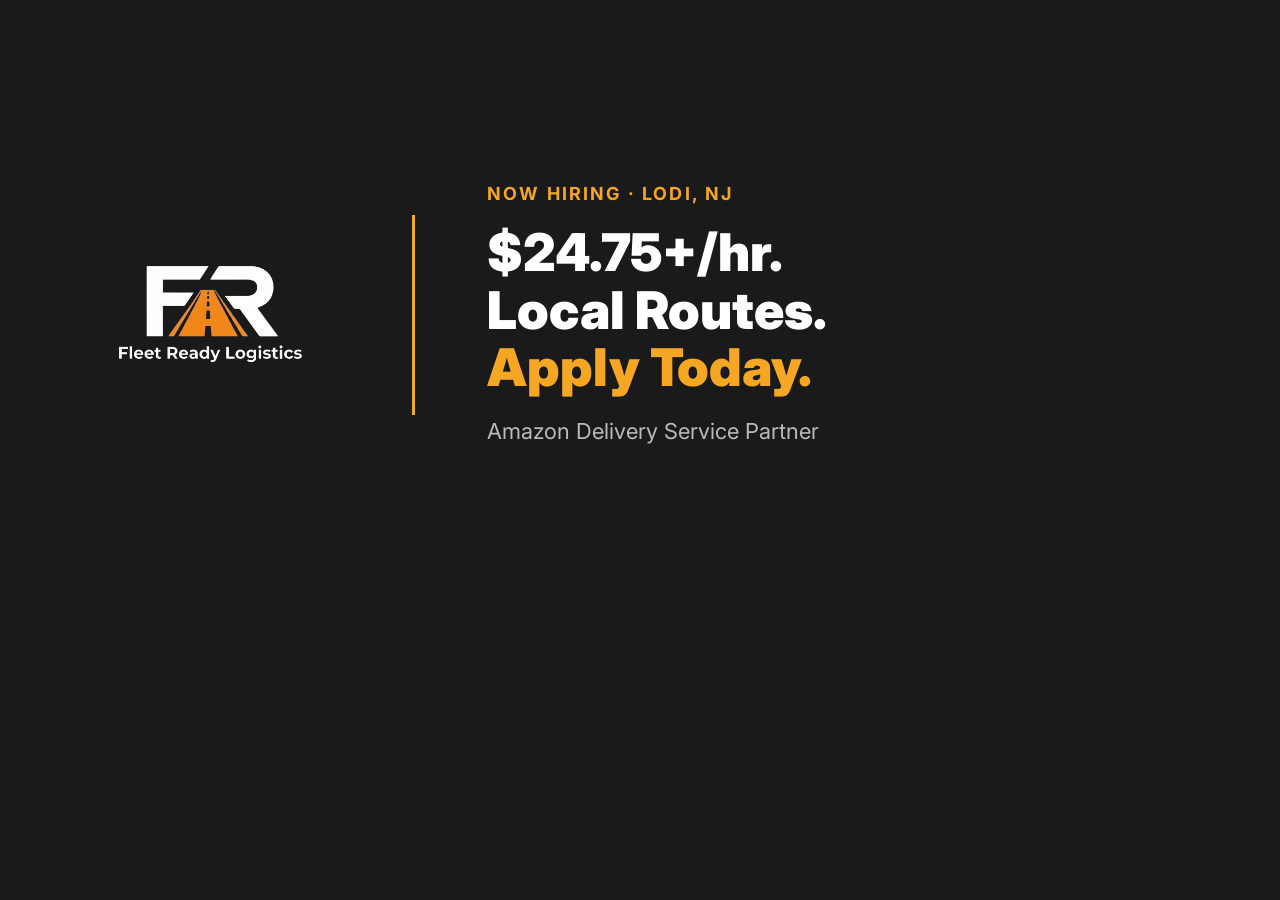
<file: og-image-template.html>
<!DOCTYPE html>
<html>
<head>
<meta charset="UTF-8" />
<style>
  * { margin: 0; padding: 0; box-sizing: border-box; }
  body {
    width: 1200px;
    height: 630px;
    background: #1A1A1A;
    display: flex;
    align-items: center;
    justify-content: center;
    font-family: 'Inter', sans-serif;
    overflow: hidden;
  }
  .card {
    display: flex;
    align-items: center;
    gap: 72px;
    padding: 0 80px;
    width: 100%;
  }
  .logo-wrap {
    flex-shrink: 0;
  }
  .logo-wrap img {
    width: 260px;
    height: 260px;
    object-fit: contain;
  }
  .divider {
    width: 3px;
    height: 200px;
    background: #F5A623;
    flex-shrink: 0;
  }
  .text {
    display: flex;
    flex-direction: column;
    gap: 20px;
  }
  .tag {
    font-size: 18px;
    font-weight: 700;
    color: #F5A623;
    letter-spacing: 0.12em;
    text-transform: uppercase;
  }
  h1 {
    font-size: 52px;
    font-weight: 900;
    color: #FFFFFF;
    line-height: 1.1;
  }
  h1 em {
    font-style: normal;
    color: #F5A623;
  }
  .sub {
    font-size: 22px;
    color: rgba(255,255,255,0.7);
    font-weight: 400;
    line-height: 1.4;
  }
</style>
<link href="https://fonts.googleapis.com/css2?family=Inter:wght@400;700;900&display=swap" rel="stylesheet" />
</head>
<body>
  <div class="card">
    <div class="logo-wrap">
      <img src="assets/logo-white.png" alt="Fleet Ready Logistics" />
    </div>
    <div class="divider"></div>
    <div class="text">
      <div class="tag">Now Hiring · Lodi, NJ</div>
      <h1>$24.75+/hr.<br>Local Routes.<br><em>Apply Today.</em></h1>
      <div class="sub">Amazon Delivery Service Partner</div>
    </div>
  </div>
</body>
</html>
</file>
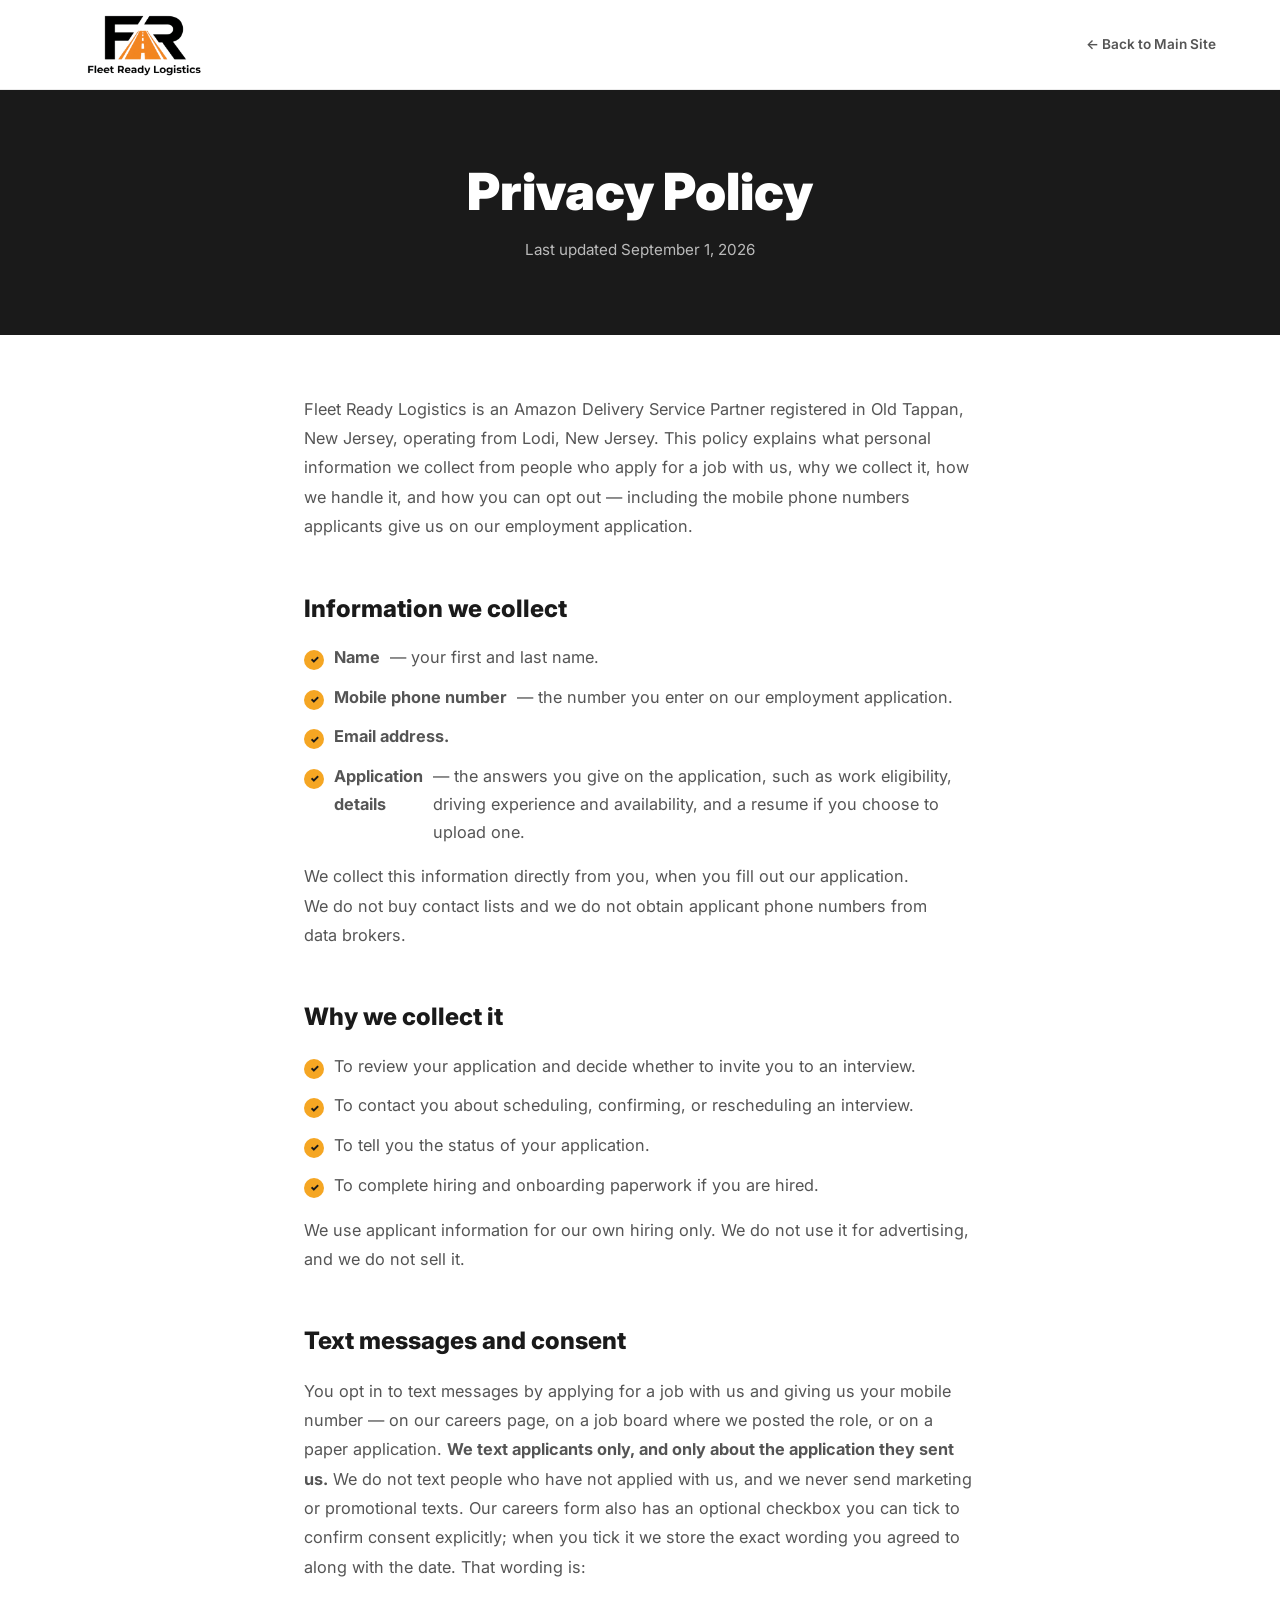
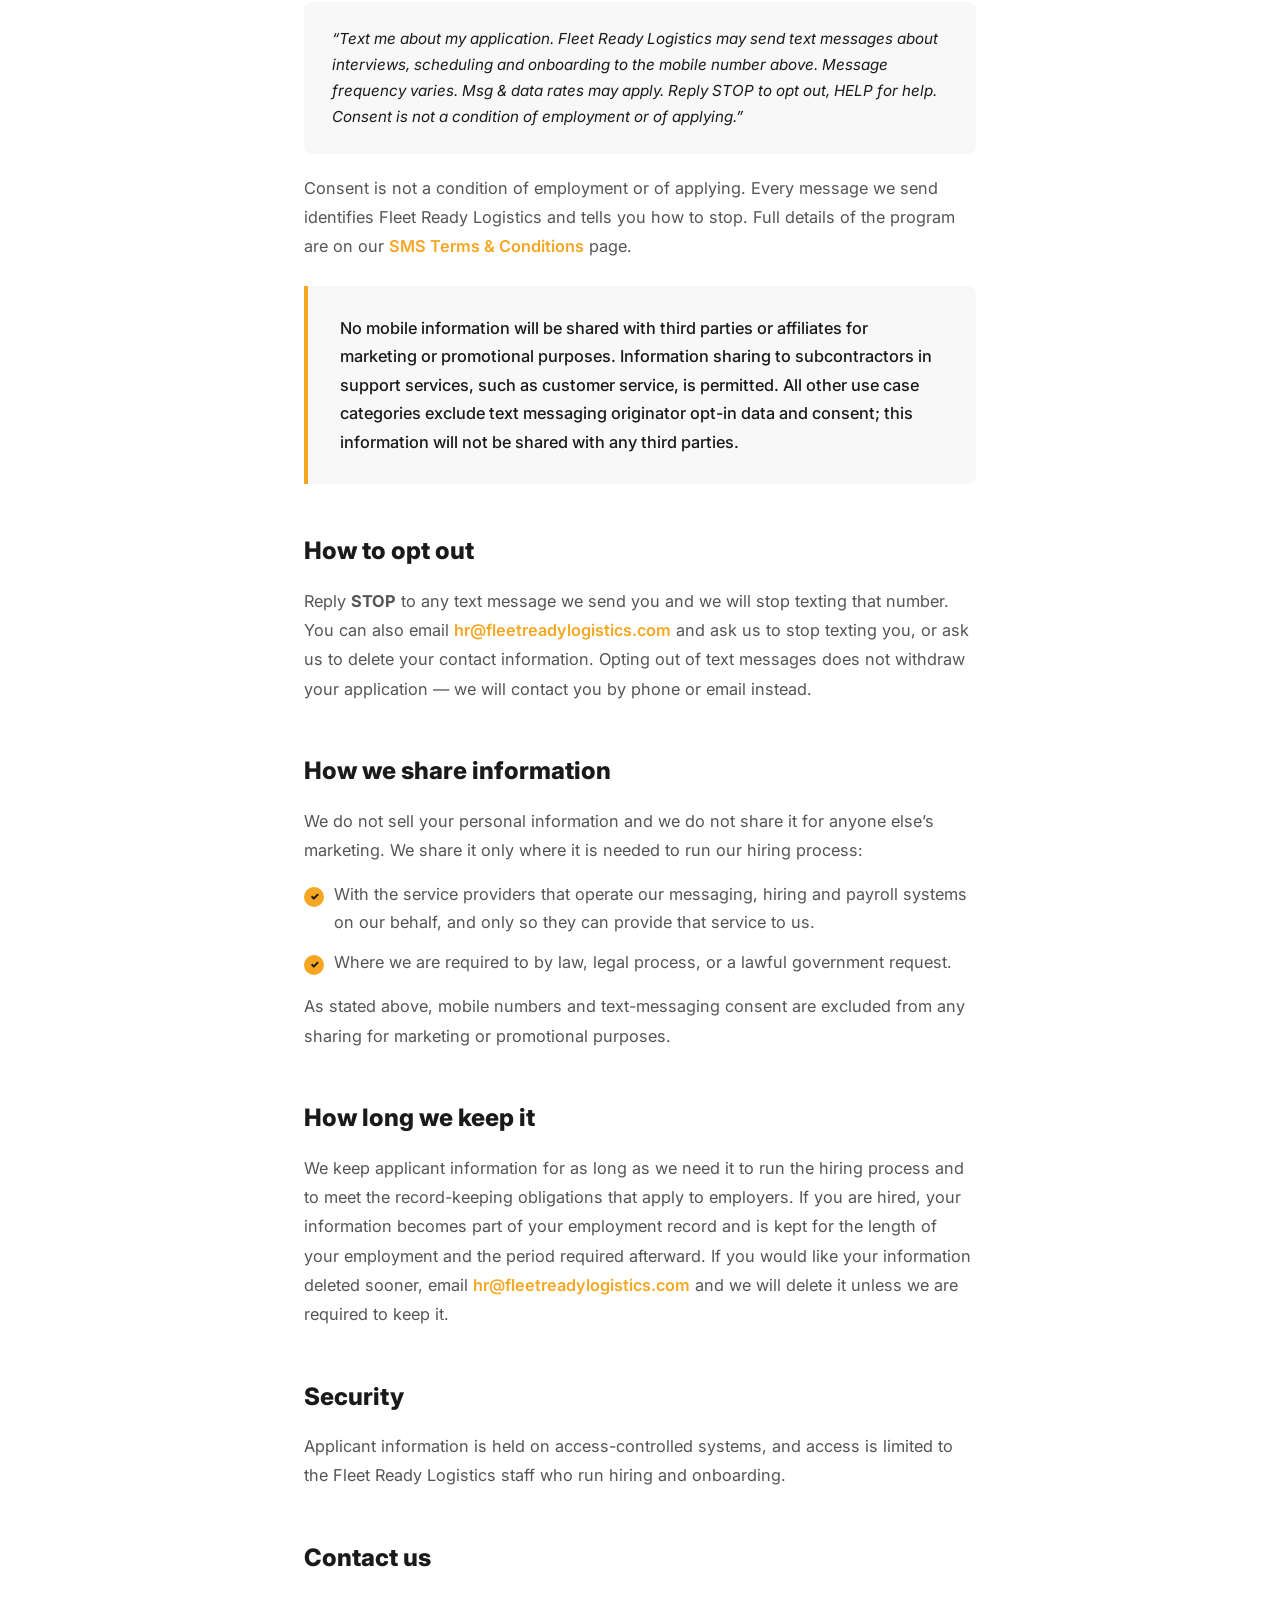
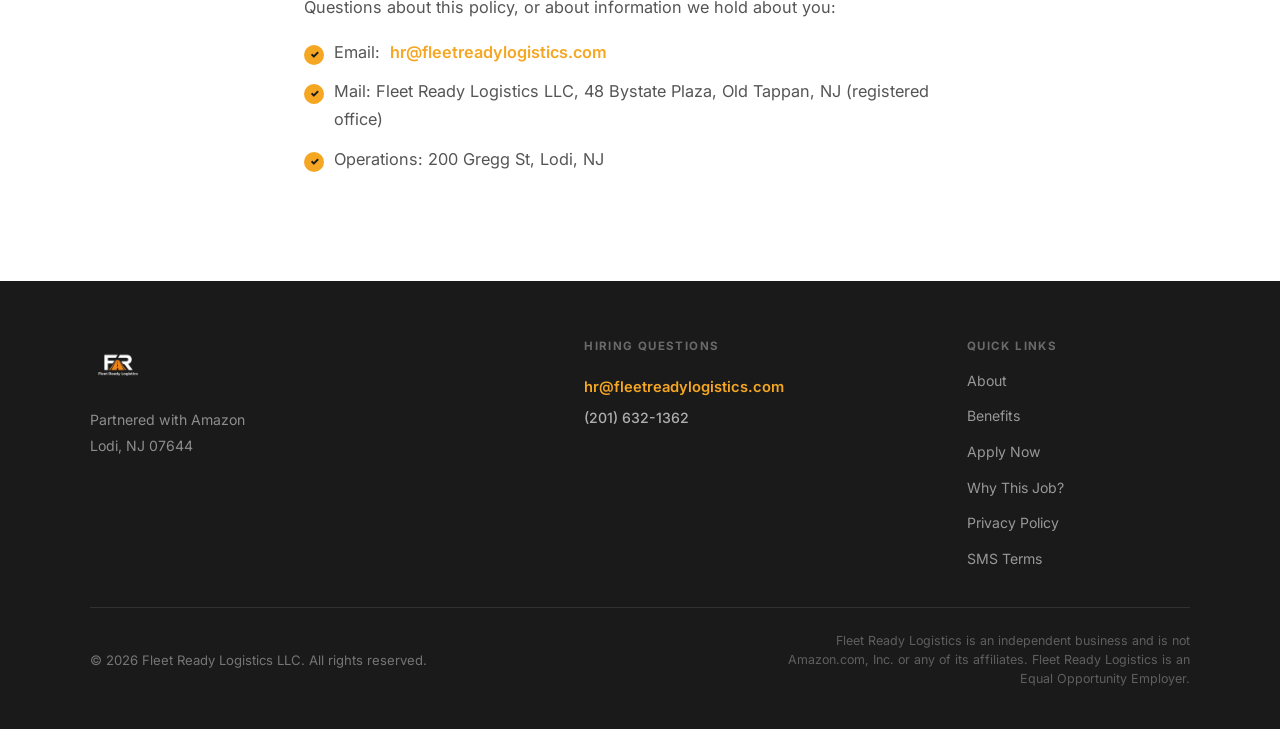
<file: privacy.html>
<!DOCTYPE html>
<html lang="en">
<head>
  <meta charset="UTF-8" />
  <meta name="viewport" content="width=device-width, initial-scale=1.0" />
  <title>Privacy Policy | Fleet Ready Logistics</title>
  <meta name="description" content="How Fleet Ready Logistics collects, uses and protects the information job applicants give us, including mobile phone numbers and text message consent." />
  <link rel="canonical" href="https://fleetreadylogistics.com/privacy.html" />
  <link rel="icon" type="image/png" href="assets/logo-black.png" />
  <link href="https://fonts.googleapis.com/css2?family=Inter:wght@400;500;700;800;900&display=swap" rel="stylesheet" />
  <link rel="stylesheet" href="styles.css" />
  <style>
    .legal-nav {
      padding: 0 5%;
      height: 90px;
      display: flex;
      align-items: center;
      justify-content: space-between;
      overflow: visible;
      border-bottom: 1px solid rgba(0,0,0,0.08);
    }
    .legal-nav img {
      height: 160px;
      width: 160px;
      object-fit: contain;
      margin: -25px 0;
      flex-shrink: 0;
    }
    .legal-nav a.back {
      font-size: 0.85rem;
      font-weight: 600;
      color: var(--text-secondary);
    }
    .legal-nav a.back:hover { color: var(--orange); }
    .legal-hero {
      background: var(--black);
      color: var(--white);
      padding: 72px 5%;
      text-align: center;
    }
    .legal-hero h1 {
      font-size: clamp(2rem, 5vw, 3.2rem);
      font-weight: 900;
      margin-bottom: 16px;
      line-height: 1.15;
    }
    .legal-hero p {
      font-size: 0.95rem;
      color: rgba(255,255,255,0.7);
      max-width: 600px;
      margin: 0 auto;
      line-height: 1.7;
    }
    .legal-page { max-width: 800px; margin: 0 auto; padding: 60px 5%; }
    .legal-section { margin-bottom: 48px; }
    .legal-section h2 {
      font-size: 1.5rem;
      font-weight: 800;
      margin-bottom: 16px;
      color: var(--black);
    }
    .legal-section p {
      font-size: 1.02rem;
      color: var(--text-secondary);
      line-height: 1.8;
      margin-bottom: 16px;
      text-wrap: pretty;
    }
    .legal-section p:last-child { margin-bottom: 0; }
    .legal-section ul {
      list-style: none;
      display: flex;
      flex-direction: column;
      gap: 12px;
      margin: 0 0 16px;
    }
    .legal-section li {
      display: flex;
      align-items: flex-start;
      gap: 10px;
      font-size: 1.02rem;
      color: var(--text-secondary);
      line-height: 1.7;
    }
    .legal-section li::before {
      content: '\2713';
      width: 20px;
      height: 20px;
      background: var(--orange);
      color: var(--black);
      border-radius: 50%;
      font-size: 0.65rem;
      font-weight: 900;
      display: flex;
      align-items: center;
      justify-content: center;
      flex-shrink: 0;
      margin-top: 6px;
    }
    .legal-section a { color: var(--orange); font-weight: 600; }
    .legal-section a:hover { text-decoration: underline; }
    .legal-callout {
      background: var(--gray-bg);
      border-left: 4px solid var(--orange);
      padding: 28px 32px;
      border-radius: 0 8px 8px 0;
      margin: 24px 0;
    }
    .legal-callout p {
      font-size: 1.02rem;
      font-weight: 500;
      color: var(--black);
      line-height: 1.75;
      margin: 0;
    }
    .legal-quote {
      background: var(--gray-bg);
      border-radius: 8px;
      padding: 24px 28px;
      margin: 20px 0;
    }
    .legal-quote p {
      font-size: 0.95rem;
      color: var(--black);
      line-height: 1.7;
      margin: 0;
      font-style: italic;
    }
    @media (max-width: 900px) {
      .legal-nav { height: 72px; }
      .legal-nav img { height: 120px; width: 120px; margin: -24px 0; }
    }
    @media (max-width: 600px) {
      .legal-nav { height: 64px; padding: 0 4%; }
      .legal-nav img { height: 104px; width: 104px; margin: -20px 0; }
      .legal-hero { padding: 52px 5%; }
      .legal-page { padding: 40px 5%; }
      .legal-callout { padding: 22px 20px; }
      .legal-quote { padding: 20px 18px; }
    }
  </style>
</head>
<body>

  <!-- ===== NAV ===== -->
  <div class="legal-nav">
    <a href="index.html"><img src="assets/logo-black.png" alt="Fleet Ready Logistics" /></a>
    <a href="index.html" class="back">&larr; Back to Main Site</a>
  </div>

  <!-- ===== HERO ===== -->
  <div class="legal-hero">
    <h1>Privacy Policy</h1>
    <p>Last updated September 1, 2026</p>
  </div>

  <div class="legal-page">

    <div class="legal-section">
      <p>Fleet Ready Logistics is an Amazon Delivery Service Partner registered in Old Tappan, New Jersey, operating from Lodi, New Jersey. This policy explains what personal information we collect from people who apply for a job with us, why we collect it, how we handle it, and how you can opt out &mdash; including the mobile phone numbers applicants give us on our employment application.</p>
    </div>

    <div class="legal-section">
      <h2>Information we collect</h2>
      <ul>
        <li><strong>Name</strong> &mdash; your first and last name.</li>
        <li><strong>Mobile phone number</strong> &mdash; the number you enter on our employment application.</li>
        <li><strong>Email address.</strong></li>
        <li><strong>Application details</strong> &mdash; the answers you give on the application, such as work eligibility, driving experience and availability, and a resume if you choose to upload one.</li>
      </ul>
      <p>We collect this information directly from you, when you fill out our application. We do not buy contact lists and we do not obtain applicant phone numbers from data brokers.</p>
    </div>

    <div class="legal-section">
      <h2>Why we collect it</h2>
      <ul>
        <li>To review your application and decide whether to invite you to an interview.</li>
        <li>To contact you about scheduling, confirming, or rescheduling an interview.</li>
        <li>To tell you the status of your application.</li>
        <li>To complete hiring and onboarding paperwork if you are hired.</li>
      </ul>
      <p>We use applicant information for our own hiring only. We do not use it for advertising, and we do not sell it.</p>
    </div>

    <div class="legal-section">
      <h2>Text messages and consent</h2>
      <p>You opt in to text messages by applying for a job with us and giving us your mobile number &mdash; on our careers page, on a job board where we posted the role, or on a paper application. <strong>We text applicants only, and only about the application they sent us.</strong> We do not text people who have not applied with us, and we never send marketing or promotional texts. Our careers form also has an optional checkbox you can tick to confirm consent explicitly; when you tick it we store the exact wording you agreed to along with the date. That wording is:</p>
      <div class="legal-quote">
        <p>&ldquo;Text me about my application. Fleet Ready Logistics may send text messages about interviews, scheduling and onboarding to the mobile number above. Message frequency varies. Msg &amp; data rates may apply. Reply STOP to opt out, HELP for help. Consent is not a condition of employment or of applying.&rdquo;</p>
      </div>
      <p>Consent is not a condition of employment or of applying. Every message we send identifies Fleet Ready Logistics and tells you how to stop. Full details of the program are on our <a href="sms-terms.html">SMS Terms &amp; Conditions</a> page.</p>
      <div class="legal-callout">
        <p>No mobile information will be shared with third parties or affiliates for marketing or promotional purposes. Information sharing to subcontractors in support services, such as customer service, is permitted. All other use case categories exclude text messaging originator opt-in data and consent; this information will not be shared with any third parties.</p>
      </div>
    </div>

    <div class="legal-section">
      <h2>How to opt out</h2>
      <p>Reply <strong>STOP</strong> to any text message we send you and we will stop texting that number. You can also email <a href="mailto:hr@fleetreadylogistics.com">hr@fleetreadylogistics.com</a> and ask us to stop texting you, or ask us to delete your contact information. Opting out of text messages does not withdraw your application &mdash; we will contact you by phone or email instead.</p>
    </div>

    <div class="legal-section">
      <h2>How we share information</h2>
      <p>We do not sell your personal information and we do not share it for anyone else&rsquo;s marketing. We share it only where it is needed to run our hiring process:</p>
      <ul>
        <li>With the service providers that operate our messaging, hiring and payroll systems on our behalf, and only so they can provide that service to us.</li>
        <li>Where we are required to by law, legal process, or a lawful government request.</li>
      </ul>
      <p>As stated above, mobile numbers and text-messaging consent are excluded from any sharing for marketing or promotional purposes.</p>
    </div>

    <div class="legal-section">
      <h2>How long we keep it</h2>
      <p>We keep applicant information for as long as we need it to run the hiring process and to meet the record-keeping obligations that apply to employers. If you are hired, your information becomes part of your employment record and is kept for the length of your employment and the period required afterward. If you would like your information deleted sooner, email <a href="mailto:hr@fleetreadylogistics.com">hr@fleetreadylogistics.com</a> and we will delete it unless we are required to keep it.</p>
    </div>

    <div class="legal-section">
      <h2>Security</h2>
      <p>Applicant information is held on access-controlled systems, and access is limited to the Fleet Ready Logistics staff who run hiring and onboarding.</p>
    </div>

    <div class="legal-section">
      <h2>Contact us</h2>
      <p>Questions about this policy, or about information we hold about you:</p>
      <ul>
        <li>Email: <a href="mailto:hr@fleetreadylogistics.com">hr@fleetreadylogistics.com</a></li>
        <li>Mail: Fleet Ready Logistics LLC, 48 Bystate Plaza, Old Tappan, NJ (registered office)</li>
          <li>Operations: 200 Gregg St, Lodi, NJ</li>
      </ul>
    </div>

  </div>

  <!-- ===== FOOTER ===== -->
  <footer id="footer">
    <div class="footer-inner">
      <div class="footer-top">
        <div class="footer-brand">
          <img class="footer-logo" src="assets/logo-white.png" alt="Fleet Ready Logistics" />
          <p class="footer-tagline">
            <span class="en">Partnered with Amazon</span>
            <span class="es">Asociados con Amazon</span>
          </p>
          <p class="footer-tagline">Lodi, NJ 07644</p>
        </div>
        <div class="footer-contact">
          <p class="footer-contact-label">
            <span class="en">Hiring Questions</span>
            <span class="es">Preguntas de Empleo</span>
          </p>
          <a class="footer-email" href="mailto:hr@fleetreadylogistics.com">
            hr@fleetreadylogistics.com
          </a>
          <p class="footer-phone">
            <a href="tel:+12016321362" style="color:inherit;text-decoration:none;">(201) 632-1362</a>
          </p>
        </div>
        <div class="footer-links-col">
          <p class="footer-contact-label">
            <span class="en">Quick Links</span>
            <span class="es">Enlaces Rápidos</span>
          </p>
          <ul class="footer-nav">
            <li><a href="index.html#about"><span class="en">About</span><span class="es">Nosotros</span></a></li>
            <li><a href="index.html#benefits"><span class="en">Benefits</span><span class="es">Beneficios</span></a></li>
            <li><a href="index.html#apply"><span class="en">Apply Now</span><span class="es">Aplica Ahora</span></a></li>
            <li><a href="why.html"><span class="en">Why This Job?</span><span class="es">¿Por Qué Este Trabajo?</span></a></li>
            <li><a href="privacy.html"><span class="en">Privacy Policy</span><span class="es">Política de Privacidad</span></a></li>
            <li><a href="sms-terms.html"><span class="en">SMS Terms</span><span class="es">Términos de SMS</span></a></li>
          </ul>
        </div>
      </div>
      <hr class="footer-divider" />
      <div class="footer-bottom">
        <p class="footer-copy">
          <span class="en">© 2026 Fleet Ready Logistics LLC. All rights reserved.</span>
          <span class="es">© 2026 Fleet Ready Logistics LLC. Todos los derechos reservados.</span>
        </p>
        <p class="footer-disclaimer">
          <span class="en">Fleet Ready Logistics is an independent business and is not Amazon.com, Inc. or any of its affiliates. Fleet Ready Logistics is an Equal Opportunity Employer.</span>
          <span class="es">Fleet Ready Logistics es un negocio independiente y no es Amazon.com, Inc. ni ninguna de sus filiales. Fleet Ready Logistics es un Empleador de Igualdad de Oportunidades.</span>
        </p>
      </div>
    </div>
  </footer>

</body>
</html>
</file>
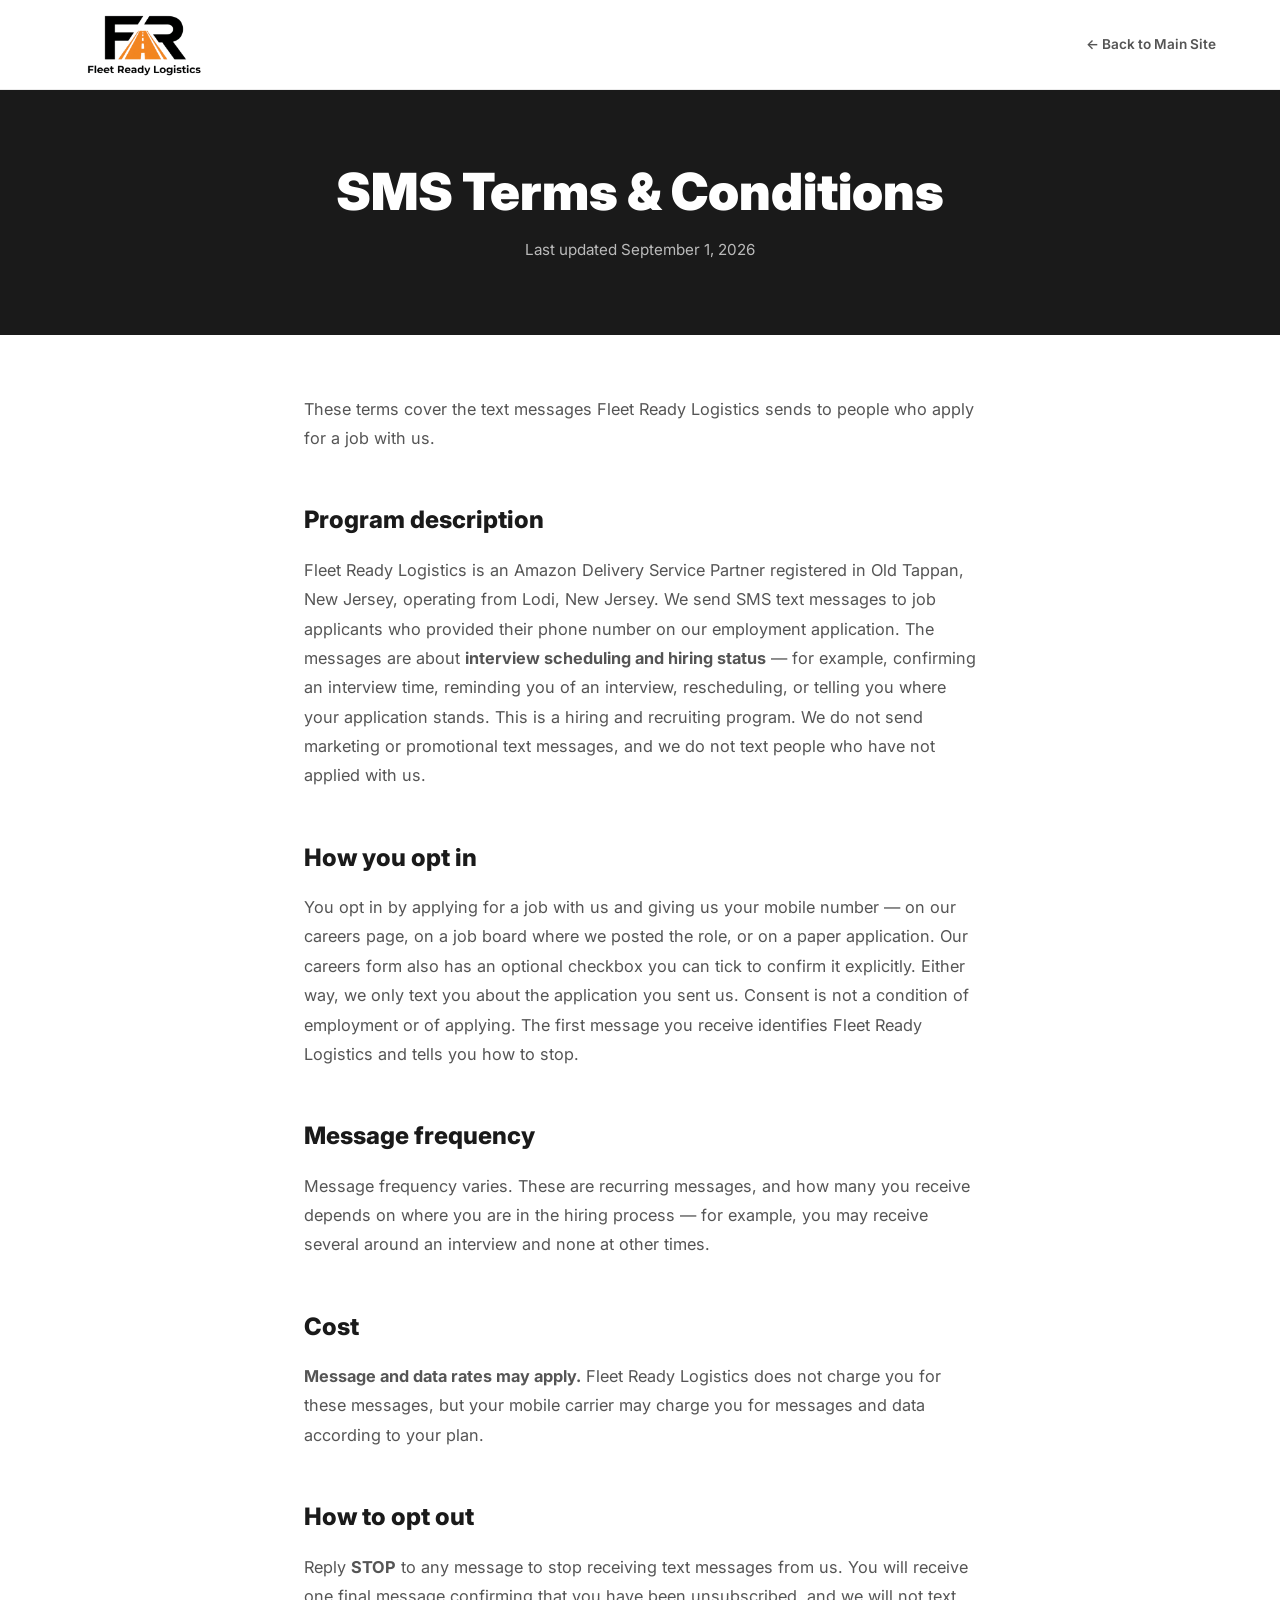
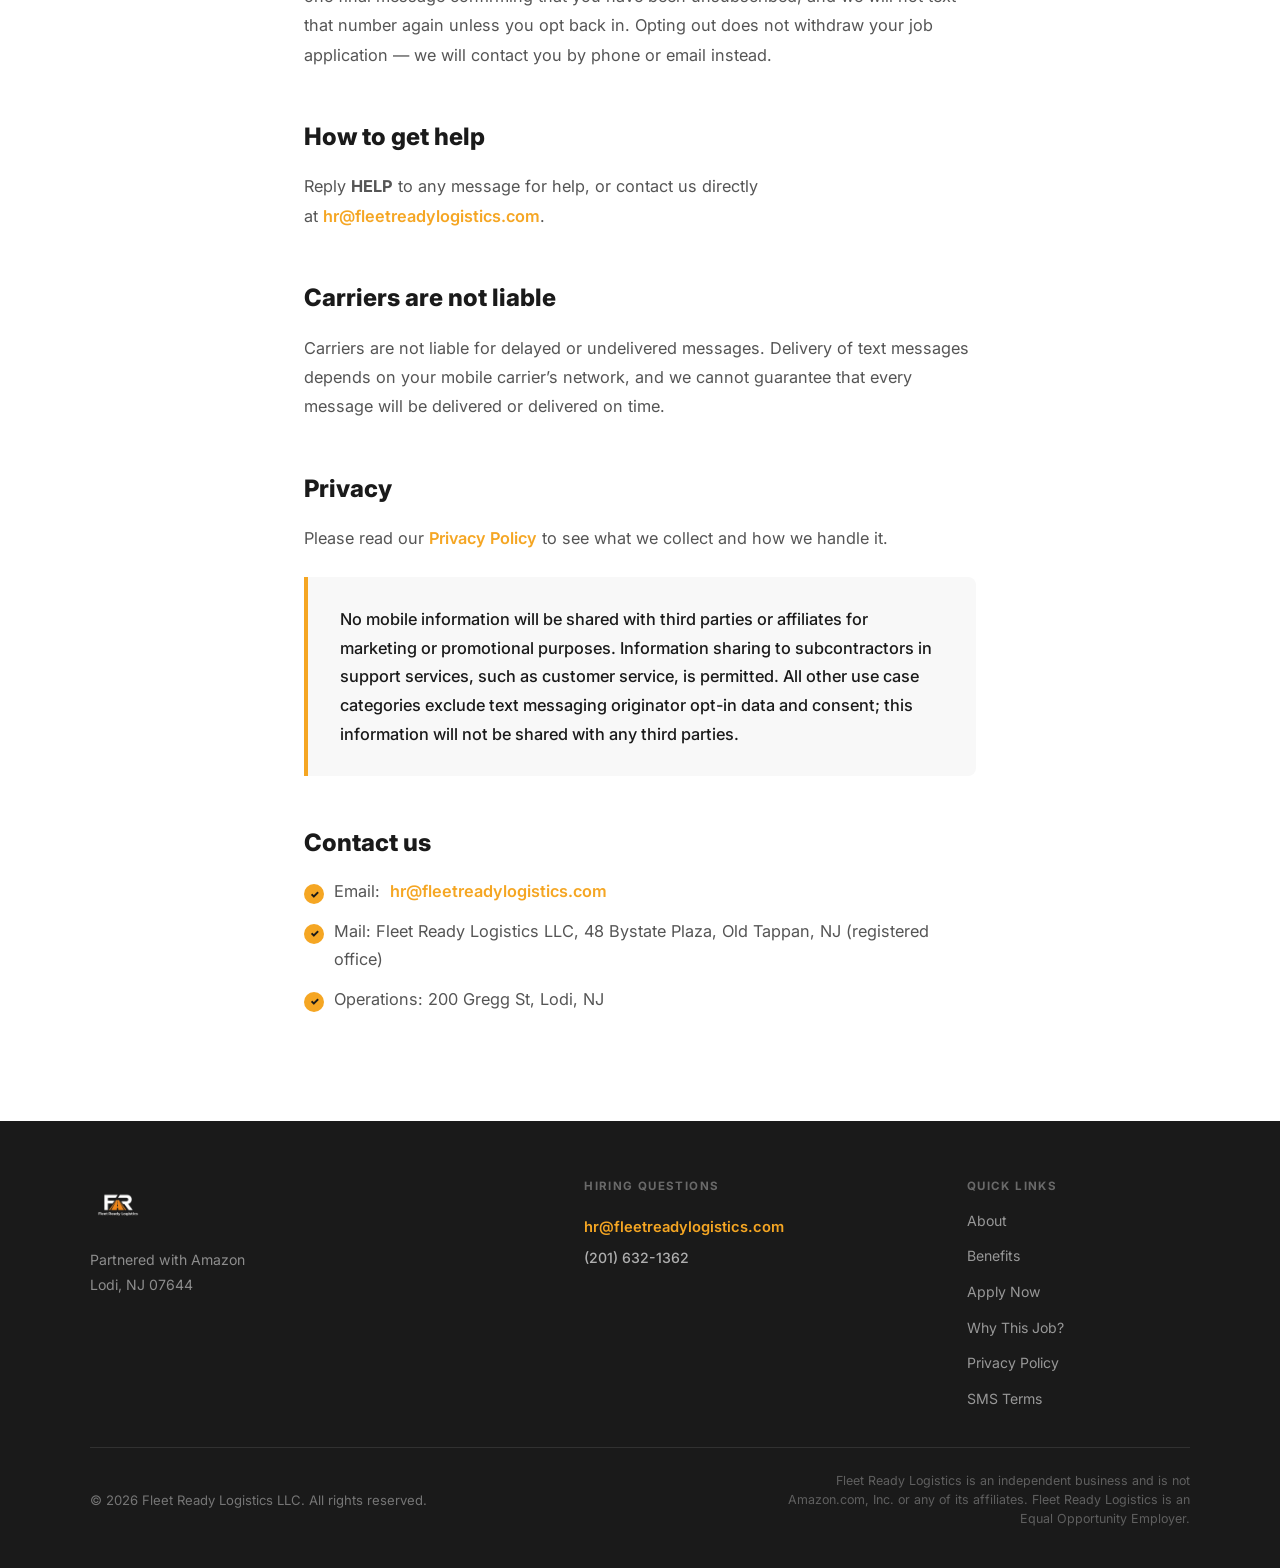
<file: sms-terms.html>
<!DOCTYPE html>
<html lang="en">
<head>
  <meta charset="UTF-8" />
  <meta name="viewport" content="width=device-width, initial-scale=1.0" />
  <title>SMS Terms &amp; Conditions | Fleet Ready Logistics</title>
  <meta name="description" content="Terms for the text messages Fleet Ready Logistics sends to job applicants about interview scheduling and hiring status. Reply STOP to opt out, HELP for help." />
  <link rel="canonical" href="https://fleetreadylogistics.com/sms-terms.html" />
  <link rel="icon" type="image/png" href="assets/logo-black.png" />
  <link href="https://fonts.googleapis.com/css2?family=Inter:wght@400;500;700;800;900&display=swap" rel="stylesheet" />
  <link rel="stylesheet" href="styles.css" />
  <style>
    .legal-nav {
      padding: 0 5%;
      height: 90px;
      display: flex;
      align-items: center;
      justify-content: space-between;
      overflow: visible;
      border-bottom: 1px solid rgba(0,0,0,0.08);
    }
    .legal-nav img {
      height: 160px;
      width: 160px;
      object-fit: contain;
      margin: -25px 0;
      flex-shrink: 0;
    }
    .legal-nav a.back {
      font-size: 0.85rem;
      font-weight: 600;
      color: var(--text-secondary);
    }
    .legal-nav a.back:hover { color: var(--orange); }
    .legal-hero {
      background: var(--black);
      color: var(--white);
      padding: 72px 5%;
      text-align: center;
    }
    .legal-hero h1 {
      font-size: clamp(2rem, 5vw, 3.2rem);
      font-weight: 900;
      margin-bottom: 16px;
      line-height: 1.15;
    }
    .legal-hero p {
      font-size: 0.95rem;
      color: rgba(255,255,255,0.7);
      max-width: 600px;
      margin: 0 auto;
      line-height: 1.7;
    }
    .legal-page { max-width: 800px; margin: 0 auto; padding: 60px 5%; }
    .legal-section { margin-bottom: 48px; }
    .legal-section h2 {
      font-size: 1.5rem;
      font-weight: 800;
      margin-bottom: 16px;
      color: var(--black);
    }
    .legal-section p {
      font-size: 1.02rem;
      color: var(--text-secondary);
      line-height: 1.8;
      margin-bottom: 16px;
      text-wrap: pretty;
    }
    .legal-section p:last-child { margin-bottom: 0; }
    .legal-section ul {
      list-style: none;
      display: flex;
      flex-direction: column;
      gap: 12px;
      margin: 0 0 16px;
    }
    .legal-section li {
      display: flex;
      align-items: flex-start;
      gap: 10px;
      font-size: 1.02rem;
      color: var(--text-secondary);
      line-height: 1.7;
    }
    .legal-section li::before {
      content: '\2713';
      width: 20px;
      height: 20px;
      background: var(--orange);
      color: var(--black);
      border-radius: 50%;
      font-size: 0.65rem;
      font-weight: 900;
      display: flex;
      align-items: center;
      justify-content: center;
      flex-shrink: 0;
      margin-top: 6px;
    }
    .legal-section a { color: var(--orange); font-weight: 600; }
    .legal-section a:hover { text-decoration: underline; }
    .legal-callout {
      background: var(--gray-bg);
      border-left: 4px solid var(--orange);
      padding: 28px 32px;
      border-radius: 0 8px 8px 0;
      margin: 24px 0;
    }
    .legal-callout p {
      font-size: 1.02rem;
      font-weight: 500;
      color: var(--black);
      line-height: 1.75;
      margin: 0;
    }
    @media (max-width: 900px) {
      .legal-nav { height: 72px; }
      .legal-nav img { height: 120px; width: 120px; margin: -24px 0; }
    }
    @media (max-width: 600px) {
      .legal-nav { height: 64px; padding: 0 4%; }
      .legal-nav img { height: 104px; width: 104px; margin: -20px 0; }
      .legal-hero { padding: 52px 5%; }
      .legal-page { padding: 40px 5%; }
      .legal-callout { padding: 22px 20px; }
    }
  </style>
</head>
<body>

  <!-- ===== NAV ===== -->
  <div class="legal-nav">
    <a href="index.html"><img src="assets/logo-black.png" alt="Fleet Ready Logistics" /></a>
    <a href="index.html" class="back">&larr; Back to Main Site</a>
  </div>

  <!-- ===== HERO ===== -->
  <div class="legal-hero">
    <h1>SMS Terms &amp; Conditions</h1>
    <p>Last updated September 1, 2026</p>
  </div>

  <div class="legal-page">

    <div class="legal-section">
      <p>These terms cover the text messages Fleet Ready Logistics sends to people who apply for a job with us.</p>
    </div>

    <div class="legal-section">
      <h2>Program description</h2>
      <p>Fleet Ready Logistics is an Amazon Delivery Service Partner registered in Old Tappan, New Jersey, operating from Lodi, New Jersey. We send SMS text messages to job applicants who provided their phone number on our employment application. The messages are about <strong>interview scheduling and hiring status</strong> &mdash; for example, confirming an interview time, reminding you of an interview, rescheduling, or telling you where your application stands. This is a hiring and recruiting program. We do not send marketing or promotional text messages, and we do not text people who have not applied with us.</p>
    </div>

    <div class="legal-section">
      <h2>How you opt in</h2>
      <p>You opt in by applying for a job with us and giving us your mobile number &mdash; on our careers page, on a job board where we posted the role, or on a paper application. Our careers form also has an optional checkbox you can tick to confirm it explicitly. Either way, we only text you about the application you sent us. Consent is not a condition of employment or of applying. The first message you receive identifies Fleet Ready Logistics and tells you how to stop.</p>
    </div>

    <div class="legal-section">
      <h2>Message frequency</h2>
      <p>Message frequency varies. These are recurring messages, and how many you receive depends on where you are in the hiring process &mdash; for example, you may receive several around an interview and none at other times.</p>
    </div>

    <div class="legal-section">
      <h2>Cost</h2>
      <p><strong>Message and data rates may apply.</strong> Fleet Ready Logistics does not charge you for these messages, but your mobile carrier may charge you for messages and data according to your plan.</p>
    </div>

    <div class="legal-section">
      <h2>How to opt out</h2>
      <p>Reply <strong>STOP</strong> to any message to stop receiving text messages from us. You will receive one final message confirming that you have been unsubscribed, and we will not text that number again unless you opt back in. Opting out does not withdraw your job application &mdash; we will contact you by phone or email instead.</p>
    </div>

    <div class="legal-section">
      <h2>How to get help</h2>
      <p>Reply <strong>HELP</strong> to any message for help, or contact us directly at <a href="mailto:hr@fleetreadylogistics.com">hr@fleetreadylogistics.com</a>.</p>
    </div>

    <div class="legal-section">
      <h2>Carriers are not liable</h2>
      <p>Carriers are not liable for delayed or undelivered messages. Delivery of text messages depends on your mobile carrier&rsquo;s network, and we cannot guarantee that every message will be delivered or delivered on time.</p>
    </div>

    <div class="legal-section">
      <h2>Privacy</h2>
      <p>Please read our <a href="privacy.html">Privacy Policy</a> to see what we collect and how we handle it.</p>
      <div class="legal-callout">
        <p>No mobile information will be shared with third parties or affiliates for marketing or promotional purposes. Information sharing to subcontractors in support services, such as customer service, is permitted. All other use case categories exclude text messaging originator opt-in data and consent; this information will not be shared with any third parties.</p>
      </div>
    </div>

    <div class="legal-section">
      <h2>Contact us</h2>
      <ul>
        <li>Email: <a href="mailto:hr@fleetreadylogistics.com">hr@fleetreadylogistics.com</a></li>
        <li>Mail: Fleet Ready Logistics LLC, 48 Bystate Plaza, Old Tappan, NJ (registered office)</li>
          <li>Operations: 200 Gregg St, Lodi, NJ</li>
      </ul>
    </div>

  </div>

  <!-- ===== FOOTER ===== -->
  <footer id="footer">
    <div class="footer-inner">
      <div class="footer-top">
        <div class="footer-brand">
          <img class="footer-logo" src="assets/logo-white.png" alt="Fleet Ready Logistics" />
          <p class="footer-tagline">
            <span class="en">Partnered with Amazon</span>
            <span class="es">Asociados con Amazon</span>
          </p>
          <p class="footer-tagline">Lodi, NJ 07644</p>
        </div>
        <div class="footer-contact">
          <p class="footer-contact-label">
            <span class="en">Hiring Questions</span>
            <span class="es">Preguntas de Empleo</span>
          </p>
          <a class="footer-email" href="mailto:hr@fleetreadylogistics.com">
            hr@fleetreadylogistics.com
          </a>
          <p class="footer-phone">
            <a href="tel:+12016321362" style="color:inherit;text-decoration:none;">(201) 632-1362</a>
          </p>
        </div>
        <div class="footer-links-col">
          <p class="footer-contact-label">
            <span class="en">Quick Links</span>
            <span class="es">Enlaces Rápidos</span>
          </p>
          <ul class="footer-nav">
            <li><a href="index.html#about"><span class="en">About</span><span class="es">Nosotros</span></a></li>
            <li><a href="index.html#benefits"><span class="en">Benefits</span><span class="es">Beneficios</span></a></li>
            <li><a href="index.html#apply"><span class="en">Apply Now</span><span class="es">Aplica Ahora</span></a></li>
            <li><a href="why.html"><span class="en">Why This Job?</span><span class="es">¿Por Qué Este Trabajo?</span></a></li>
            <li><a href="privacy.html"><span class="en">Privacy Policy</span><span class="es">Política de Privacidad</span></a></li>
            <li><a href="sms-terms.html"><span class="en">SMS Terms</span><span class="es">Términos de SMS</span></a></li>
          </ul>
        </div>
      </div>
      <hr class="footer-divider" />
      <div class="footer-bottom">
        <p class="footer-copy">
          <span class="en">© 2026 Fleet Ready Logistics LLC. All rights reserved.</span>
          <span class="es">© 2026 Fleet Ready Logistics LLC. Todos los derechos reservados.</span>
        </p>
        <p class="footer-disclaimer">
          <span class="en">Fleet Ready Logistics is an independent business and is not Amazon.com, Inc. or any of its affiliates. Fleet Ready Logistics is an Equal Opportunity Employer.</span>
          <span class="es">Fleet Ready Logistics es un negocio independiente y no es Amazon.com, Inc. ni ninguna de sus filiales. Fleet Ready Logistics es un Empleador de Igualdad de Oportunidades.</span>
        </p>
      </div>
    </div>
  </footer>

</body>
</html>
</file>
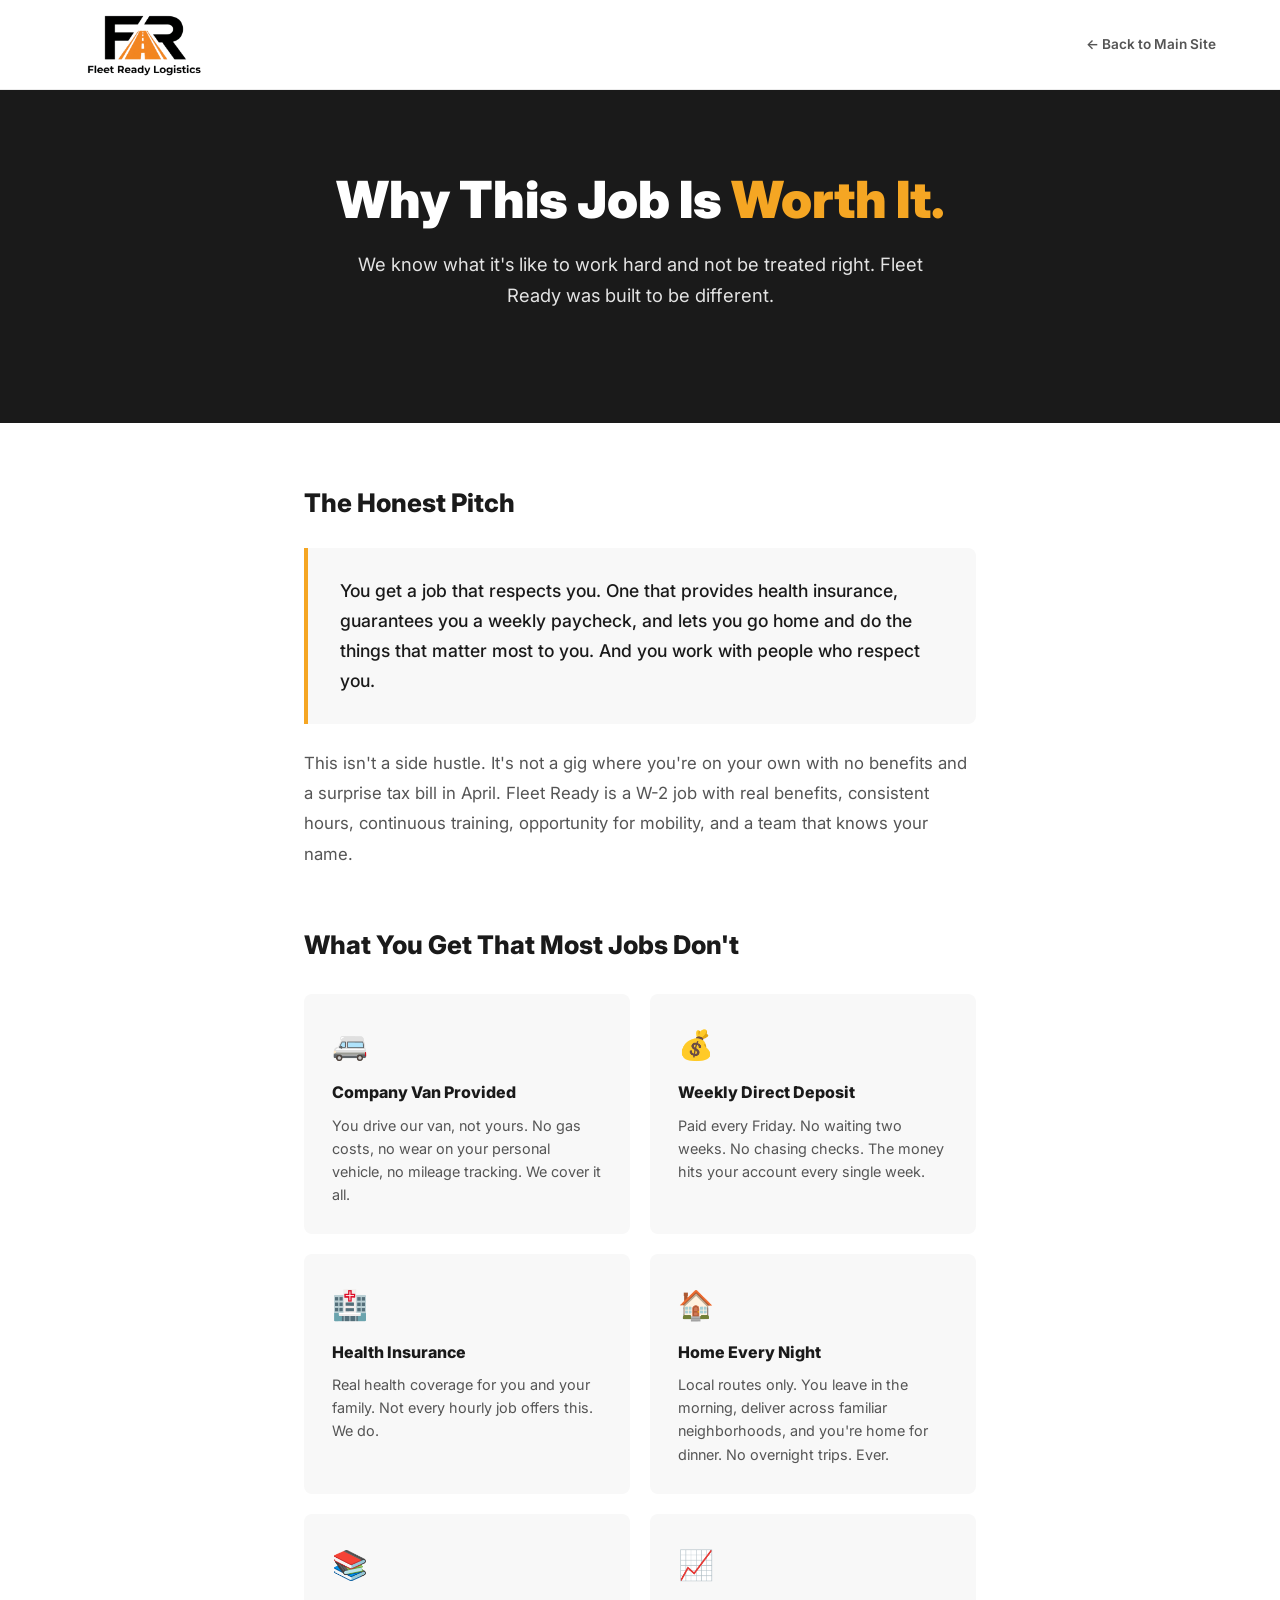
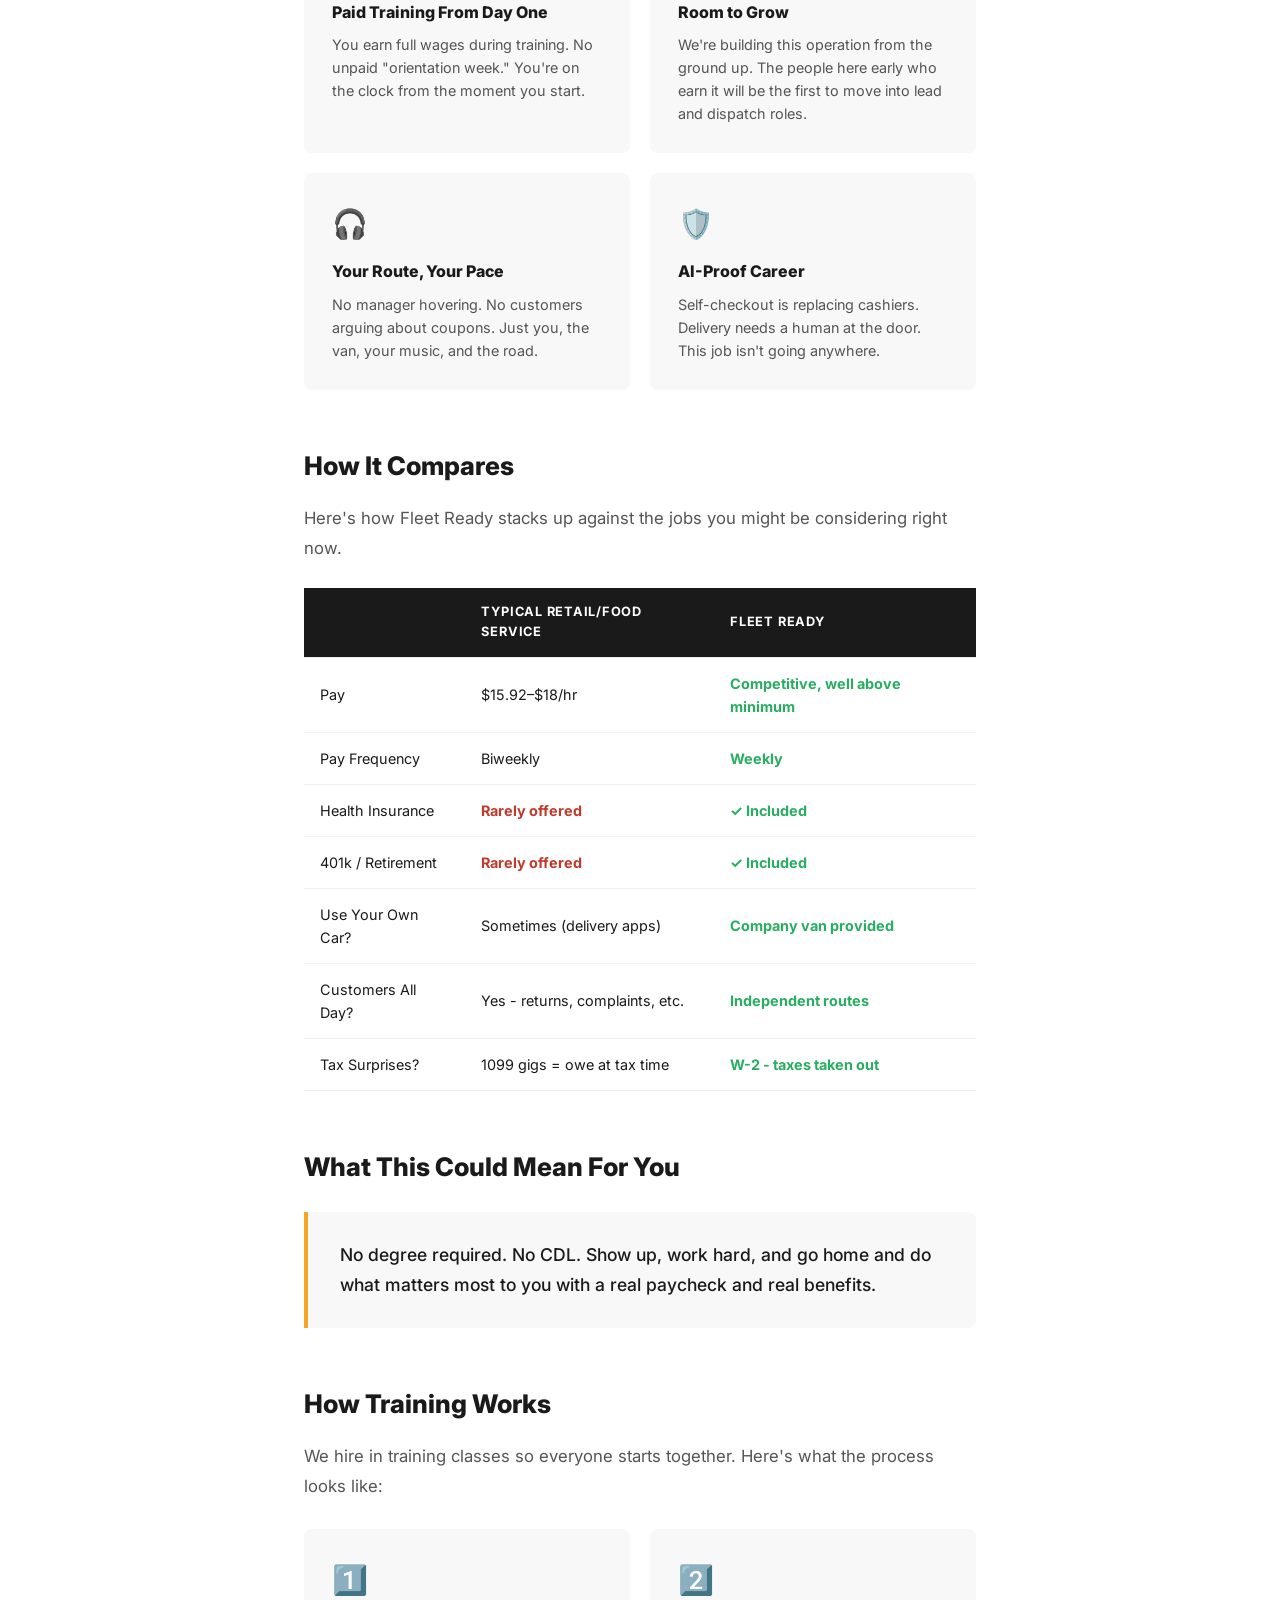
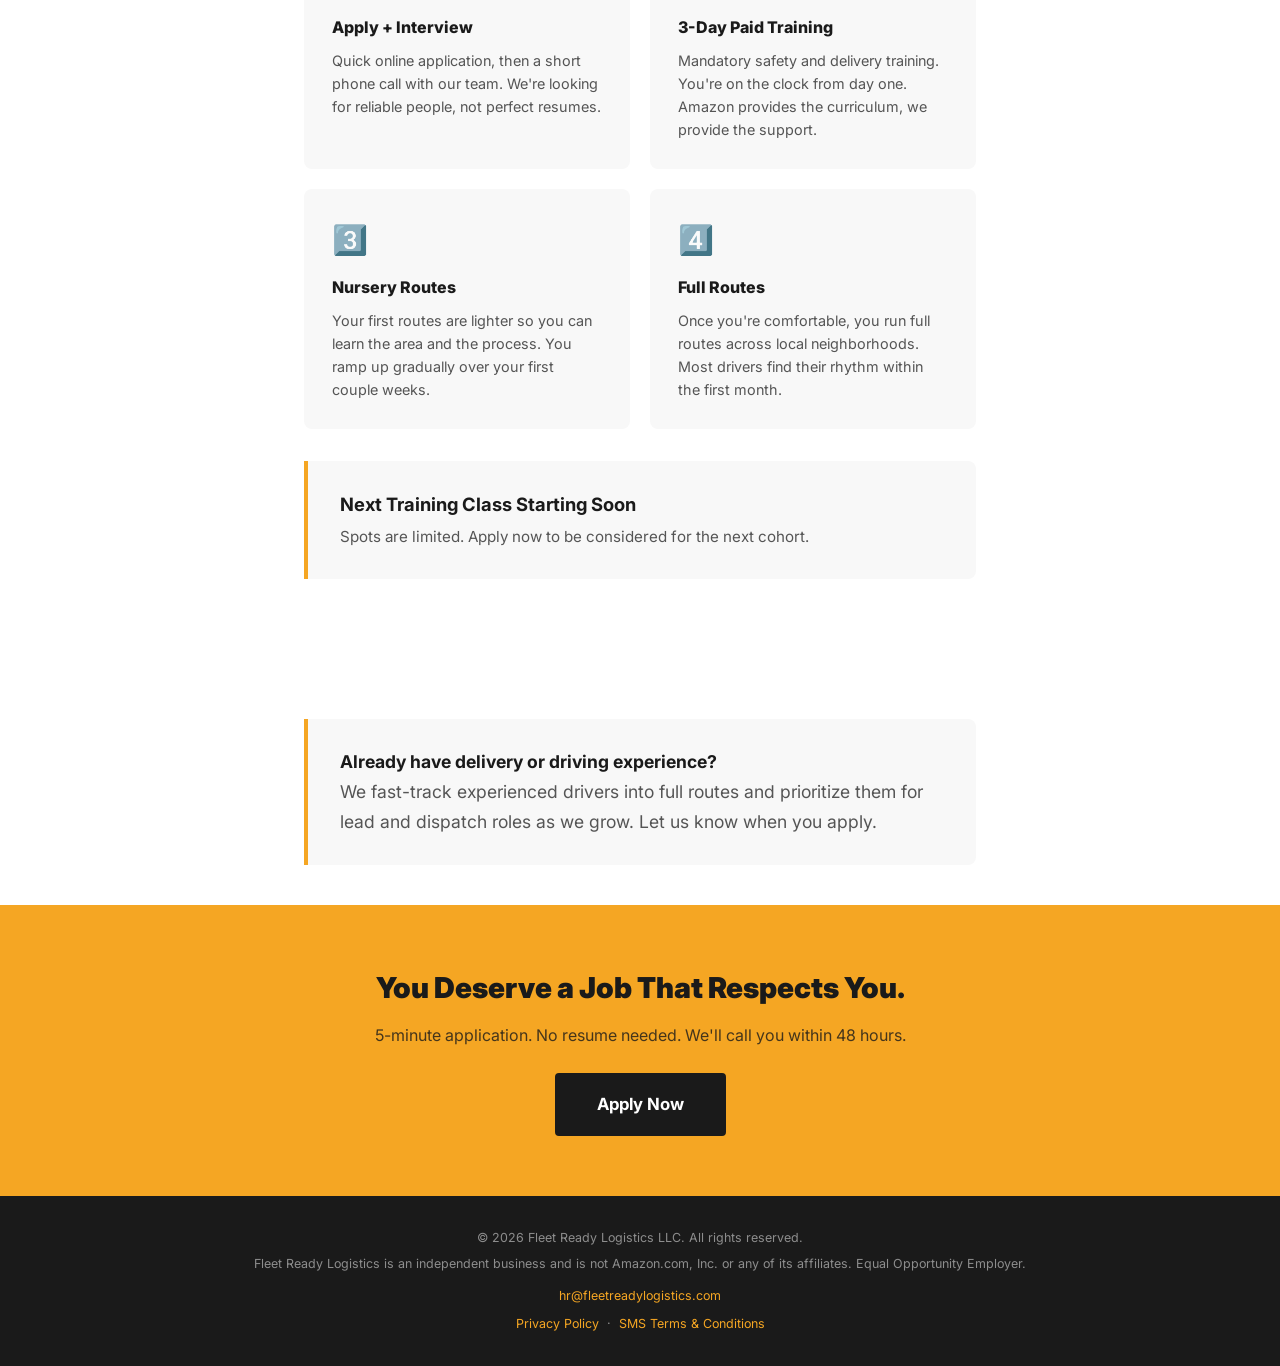
<file: why.html>
<!DOCTYPE html>
<html lang="en">
<head>
  <meta charset="UTF-8" />
  <meta name="viewport" content="width=device-width, initial-scale=1.0" />
  <title>Why Drive With Fleet Ready Logistics</title>
  <link rel="icon" type="image/png" href="assets/logo-black.png" />
  <link href="https://fonts.googleapis.com/css2?family=Inter:wght@400;500;700;800;900&display=swap" rel="stylesheet" />
  <link rel="stylesheet" href="styles.css" />
  <style>
    .why-page { max-width: 800px; margin: 0 auto; padding: 60px 5%; }
    .why-hero {
      background: var(--black);
      color: var(--white);
      padding: 80px 5%;
      text-align: center;
    }
    .why-hero h1 {
      font-size: clamp(2rem, 5vw, 3.2rem);
      font-weight: 900;
      margin-bottom: 20px;
      line-height: 1.15;
    }
    .why-hero h1 em { font-style: normal; color: var(--orange); }
    .why-hero p {
      font-size: 1.15rem;
      color: rgba(255,255,255,0.88);
      max-width: 600px;
      margin: 0 auto 32px;
      line-height: 1.7;
    }
    .why-section { margin-bottom: 56px; }
    .why-section h2 {
      font-size: 1.6rem;
      font-weight: 800;
      margin-bottom: 16px;
      color: var(--black);
    }
    .why-section p {
      font-size: 1.05rem;
      color: var(--text-secondary);
      line-height: 1.8;
      margin-bottom: 16px;
    }
    .why-highlight {
      background: var(--gray-bg);
      border-left: 4px solid var(--orange);
      padding: 28px 32px;
      border-radius: 0 8px 8px 0;
      margin: 24px 0;
    }
    .why-highlight p {
      font-size: 1.1rem;
      font-weight: 500;
      color: var(--black);
      line-height: 1.7;
      margin: 0;
    }
    .why-grid {
      display: grid;
      grid-template-columns: 1fr 1fr;
      gap: 20px;
      margin: 28px 0;
    }
    .why-card {
      background: var(--gray-bg);
      border-radius: 8px;
      padding: 28px;
    }
    .why-card h3 {
      font-size: 1rem;
      font-weight: 800;
      margin-bottom: 8px;
      color: var(--black);
    }
    .why-card p {
      font-size: 0.9rem;
      color: var(--text-secondary);
      line-height: 1.6;
      margin: 0;
    }
    .why-card .icon {
      font-size: 1.8rem;
      margin-bottom: 12px;
    }
    .why-cta {
      background: var(--orange);
      text-align: center;
      padding: 60px 5%;
      margin-top: 40px;
    }
    .why-cta h2 {
      font-size: 1.8rem;
      font-weight: 900;
      color: var(--black);
      margin-bottom: 12px;
    }
    .why-cta p {
      font-size: 1rem;
      color: var(--black);
      opacity: 0.8;
      margin-bottom: 24px;
    }
    .why-cta .btn {
      background: var(--black);
      color: var(--white);
      border-color: var(--black);
      font-size: 1.05rem;
      padding: 16px 40px;
    }
    .why-cta .btn:hover { background: #333; border-color: #333; }
    .why-nav {
      padding: 0 5%;
      height: 90px;
      display: flex;
      align-items: center;
      justify-content: space-between;
      overflow: visible;
      border-bottom: 1px solid rgba(0,0,0,0.08);
    }
    .why-nav img {
      height: 160px;
      width: 160px;
      object-fit: contain;
      margin: -25px 0;
      flex-shrink: 0;
    }
    @media (max-width: 900px) {
      .why-nav { height: 72px; }
      .why-nav img { height: 120px; width: 120px; margin: -24px 0; }
    }
    @media (max-width: 600px) {
      .why-nav { height: 64px; padding: 0 4%; }
      .why-nav img { height: 104px; width: 104px; margin: -20px 0; }
    }
    .why-nav a.back {
      font-size: 0.85rem;
      font-weight: 600;
      color: var(--text-secondary);
    }
    .why-nav a.back:hover { color: var(--orange); }
    .vs-table { width: 100%; border-collapse: collapse; margin: 24px 0; }
    .vs-table th, .vs-table td {
      padding: 14px 16px;
      text-align: left;
      font-size: 0.9rem;
      border-bottom: 1px solid #eee;
    }
    .vs-table th {
      background: var(--black);
      color: var(--white);
      font-weight: 700;
      font-size: 0.8rem;
      text-transform: uppercase;
      letter-spacing: 0.06em;
    }
    .vs-table td:nth-child(3) { color: var(--orange); font-weight: 700; }
    .check { color: #27ae60; font-weight: 700; }
    .ex { color: #c0392b; font-weight: 700; }
    @media (max-width: 600px) {
      .why-grid { grid-template-columns: 1fr; }
      .why-hero { padding: 60px 5%; }
      .why-page { padding: 40px 5%; }
      .vs-table { display: block; }
      .vs-table thead { display: none; }
      .vs-table tbody { display: block; }
      .vs-table tr {
        display: grid;
        grid-template-columns: 1fr 1fr;
        gap: 4px 12px;
        padding: 16px 0;
        border-bottom: 1px solid #eee;
      }
      .vs-table td:first-child {
        grid-column: 1 / -1;
        font-weight: 800;
        font-size: 0.85rem;
        color: var(--black);
        padding: 0 0 4px;
        text-transform: uppercase;
        letter-spacing: 0.04em;
      }
      .vs-table td:nth-child(2) { color: var(--text-secondary); font-size: 0.82rem; padding: 0; }
      .vs-table td:nth-child(3) { font-size: 0.82rem; padding: 0; }
      .vs-table td:nth-child(2)::before { content: "Typical: "; font-weight: 600; }
      .vs-table td:nth-child(3)::before { content: "Fleet Ready: "; font-weight: 600; }
    }
  </style>
</head>
<body>
  <div class="why-nav">
    <a href="index.html"><img src="assets/logo-black.png" alt="Fleet Ready Logistics" /></a>
    <a href="index.html" class="back">← Back to Main Site</a>
  </div>

  <div class="why-hero">
    <h1>Why This Job Is <em>Worth It.</em></h1>
    <p>We know what it's like to work hard and not be treated right. Fleet Ready was built to be different.</p>
  </div>

  <div class="why-page">

    <!-- The Real Talk Section -->
    <div class="why-section">
      <h2>The Honest Pitch</h2>
      <div class="why-highlight">
        <p>You get a job that respects you. One that provides health insurance, guarantees you a weekly paycheck, and lets you go home and do the things that matter most to you. And you work with people who respect you.</p>
      </div>
      <p>This isn't a side hustle. It's not a gig where you're on your own with no benefits and a surprise tax bill in April. Fleet Ready is a W-2 job with real benefits, consistent hours, continuous training, opportunity for mobility, and a team that knows your name.</p>
    </div>

    <!-- What You Get That Most Jobs Don't -->
    <div class="why-section">
      <h2>What You Get That Most Jobs Don't</h2>
      <div class="why-grid">
        <div class="why-card">
          <div class="icon">🚐</div>
          <h3>Company Van Provided</h3>
          <p>You drive our van, not yours. No gas costs, no wear on your personal vehicle, no mileage tracking. We cover it all.</p>
        </div>
        <div class="why-card">
          <div class="icon">💰</div>
          <h3>Weekly Direct Deposit</h3>
          <p>Paid every Friday. No waiting two weeks. No chasing checks. The money hits your account every single week.</p>
        </div>
        <div class="why-card">
          <div class="icon">🏥</div>
          <h3>Health Insurance</h3>
          <p>Real health coverage for you and your family. Not every hourly job offers this. We do.</p>
        </div>
        <div class="why-card">
          <div class="icon">🏠</div>
          <h3>Home Every Night</h3>
          <p>Local routes only. You leave in the morning, deliver across familiar neighborhoods, and you're home for dinner. No overnight trips. Ever.</p>
        </div>
        <div class="why-card">
          <div class="icon">📚</div>
          <h3>Paid Training From Day One</h3>
          <p>You earn full wages during training. No unpaid "orientation week." You're on the clock from the moment you start.</p>
        </div>
        <div class="why-card">
          <div class="icon">📈</div>
          <h3>Room to Grow</h3>
          <p>We're building this operation from the ground up. The people here early who earn it will be the first to move into lead and dispatch roles.</p>
        </div>
        <div class="why-card">
          <div class="icon">🎧</div>
          <h3>Your Route, Your Pace</h3>
          <p>No manager hovering. No customers arguing about coupons. Just you, the van, your music, and the road.</p>
        </div>
        <div class="why-card">
          <div class="icon">🛡️</div>
          <h3>AI-Proof Career</h3>
          <p>Self-checkout is replacing cashiers. Delivery needs a human at the door. This job isn't going anywhere.</p>
        </div>
      </div>
    </div>

    <!-- How It Compares -->
    <div class="why-section">
      <h2>How It Compares</h2>
      <p>Here's how Fleet Ready stacks up against the jobs you might be considering right now.</p>
      <table class="vs-table">
        <thead>
          <tr>
            <th></th>
            <th>Typical Retail/Food Service</th>
            <th>Fleet Ready</th>
          </tr>
        </thead>
        <tbody>
          <tr>
            <td>Pay</td>
            <td>$15.92–$18/hr</td>
            <td><span class="check">Competitive, well above minimum</span></td>
          </tr>
          <tr>
            <td>Pay Frequency</td>
            <td>Biweekly</td>
            <td><span class="check">Weekly</span></td>
          </tr>
          <tr>
            <td>Health Insurance</td>
            <td><span class="ex">Rarely offered</span></td>
            <td><span class="check">✓ Included</span></td>
          </tr>
          <tr>
            <td>401k / Retirement</td>
            <td><span class="ex">Rarely offered</span></td>
            <td><span class="check">✓ Included</span></td>
          </tr>
          <tr>
            <td>Use Your Own Car?</td>
            <td>Sometimes (delivery apps)</td>
            <td><span class="check">Company van provided</span></td>
          </tr>
          <tr>
            <td>Customers All Day?</td>
            <td>Yes - returns, complaints, etc.</td>
            <td><span class="check">Independent routes</span></td>
          </tr>
          <tr>
            <td>Tax Surprises?</td>
            <td>1099 gigs = owe at tax time</td>
            <td><span class="check">W-2 - taxes taken out</span></td>
          </tr>
        </tbody>
      </table>
    </div>

    <!-- What This Could Mean For You -->
    <div class="why-section">
      <h2>What This Could Mean For You</h2>
      <div class="why-highlight">
        <p>No degree required. No CDL. Show up, work hard, and go home and do what matters most to you with a real paycheck and real benefits.</p>
      </div>
    </div>

    <!-- How Training Works -->
    <div class="why-section">
      <h2>How Training Works</h2>
      <p>We hire in training classes so everyone starts together. Here's what the process looks like:</p>
      <div class="why-grid">
        <div class="why-card">
          <div class="icon">1️⃣</div>
          <h3>Apply + Interview</h3>
          <p>Quick online application, then a short phone call with our team. We're looking for reliable people, not perfect resumes.</p>
        </div>
        <div class="why-card">
          <div class="icon">2️⃣</div>
          <h3>3-Day Paid Training</h3>
          <p>Mandatory safety and delivery training. You're on the clock from day one. Amazon provides the curriculum, we provide the support.</p>
        </div>
        <div class="why-card">
          <div class="icon">3️⃣</div>
          <h3>Nursery Routes</h3>
          <p>Your first routes are lighter so you can learn the area and the process. You ramp up gradually over your first couple weeks.</p>
        </div>
        <div class="why-card">
          <div class="icon">4️⃣</div>
          <h3>Full Routes</h3>
          <p>Once you're comfortable, you run full routes across local neighborhoods. Most drivers find their rhythm within the first month.</p>
        </div>
      </div>

      <!-- TODO: Update this date for each training cohort -->
      <div class="why-highlight" style="border-left-color: var(--orange); margin-top:32px;">
        <p style="font-size:1.15rem;">
          <strong>Next Training Class Starting Soon</strong><br>
          <span style="font-weight:400; font-size:0.95rem; color:var(--text-secondary);">
            Spots are limited. Apply now to be considered for the next cohort.
          </span>
        </p>
      </div>
    </div>

  </div>

    <!-- Experienced Drivers -->
    <div class="why-section" style="max-width:800px; margin:0 auto 40px; padding:0 5%;">
      <div class="why-highlight">
        <p><strong>Already have delivery or driving experience?</strong><br>
        <span style="font-weight:400; color:var(--text-secondary);">We fast-track experienced drivers into full routes and prioritize them for lead and dispatch roles as we grow. Let us know when you apply.</span></p>
      </div>
    </div>

  <!-- Bottom CTA -->
  <div class="why-cta">
    <h2>You Deserve a Job That Respects You.</h2>
    <p>5-minute application. No resume needed. We'll call you within 48 hours.</p>
    <a href="https://dashboard.fleetreadylogistics.com/careers" target="_blank" rel="noopener" class="btn">Apply Now</a>
  </div>

  <!-- Footer -->
  <footer style="background:var(--black); color:rgba(255,255,255,0.5); padding:32px 5%; text-align:center; font-size:0.78rem; line-height:1.6;">
    <p>© 2026 Fleet Ready Logistics LLC. All rights reserved.</p>
    <p style="margin-top:6px;">Fleet Ready Logistics is an independent business and is not Amazon.com, Inc. or any of its affiliates. Equal Opportunity Employer.</p>
    <p style="margin-top:12px;"><a href="mailto:hr@fleetreadylogistics.com" style="color:var(--orange);">hr@fleetreadylogistics.com</a></p>
    <p style="margin-top:8px;"><a href="privacy.html" style="color:var(--orange);">Privacy Policy</a> &nbsp;·&nbsp; <a href="sms-terms.html" style="color:var(--orange);">SMS Terms &amp; Conditions</a></p>
  </footer>

</body>
</html>
</file>
<file: styles.css>
/* Fleet Ready Logistics — styles.css */

/* ===== RESET & BASE ===== */
*, *::before, *::after { box-sizing: border-box; margin: 0; padding: 0; }

:root {
  --black: #1A1A1A;
  --orange: #F5A623;
  --orange-dark: #D4891A;
  --white: #FFFFFF;
  --gray-bg: #F8F8F8;
  --text-secondary: #555555;
  --font: 'Inter', sans-serif;
}

html { scroll-behavior: smooth; }

body {
  font-family: var(--font);
  color: var(--black);
  background: var(--white);
  line-height: 1.6;
}

img { max-width: 100%; display: block; }

a { text-decoration: none; color: inherit; }
a:focus-visible { outline: 2px solid var(--orange); outline-offset: 2px; border-radius: 2px; }

/* ===== LANGUAGE TOGGLE ===== */
body.lang-en  .es { display: none; }
body.lang-es  .en { display: none; }
body:not(.lang-en):not(.lang-es) .es { display: none; } /* default EN */

/* ===== BUTTONS ===== */
.btn {
  display: inline-block;
  padding: 14px 28px;
  border-radius: 4px;
  font-weight: 700;
  font-size: 1rem;
  cursor: pointer;
  transition: background 0.2s, color 0.2s, border-color 0.2s;
  border: 2px solid transparent;
}

.btn-orange {
  background: var(--orange);
  color: var(--black);
  border-color: var(--orange);
}
.btn-orange:hover {
  background: var(--orange-dark);
  border-color: var(--orange-dark);
}

.btn-ghost {
  background: transparent;
  color: var(--white);
  border-color: var(--white);
}
.btn-ghost:hover {
  background: rgba(255,255,255,0.15);
}

.btn-ghost-dark {
  background: transparent;
  color: var(--black);
  border-color: var(--black);
}
.btn-ghost-dark:hover {
  background: var(--black);
  color: var(--white);
}

.btn:focus-visible { outline: 2px solid var(--orange); outline-offset: 3px; border-radius: 4px; }
.lang-toggle:focus-visible { outline: 2px solid var(--orange); outline-offset: 3px; }
.hamburger:focus-visible { outline: 2px solid var(--orange); outline-offset: 3px; border-radius: 2px; }
#mobile-close:focus-visible { outline: 2px solid var(--orange); outline-offset: 3px; border-radius: 2px; }

/* ===== NAV ===== */
#nav {
  position: sticky;
  top: 0;
  z-index: 1000;
  background: var(--white);
  border-bottom: 1px solid rgba(0,0,0,0.08);
  padding: 0 5%;
  height: 90px;
  display: flex;
  align-items: center;
  justify-content: space-between;
  overflow: visible;
  transition: box-shadow 0.2s;
}
#nav.scrolled { box-shadow: 0 2px 16px rgba(0,0,0,0.10); }

.nav-logo {
  height: 160px;
  width: 160px;
  object-fit: contain;
  margin: -25px 0;
  flex-shrink: 0;
}

.nav-links {
  display: flex;
  gap: 32px;
  list-style: none;
  font-weight: 500;
  font-size: 0.95rem;
}

.nav-links a {
  color: var(--black);
  transition: color 0.2s;
}
.nav-links a:hover { color: var(--orange); }

.nav-right {
  display: flex;
  align-items: center;
  gap: 16px;
}

.lang-toggle {
  background: none;
  border: 1.5px solid var(--black);
  border-radius: 4px;
  padding: 7px 14px;
  font-size: 0.85rem;
  font-weight: 700;
  cursor: pointer;
  transition: background 0.2s, color 0.2s;
  font-family: var(--font);
  letter-spacing: 0.03em;
}
.lang-toggle:hover {
  background: var(--black);
  color: var(--white);
}

.nav-apply { font-size: 0.9rem; padding: 10px 22px; }

/* Hamburger */
.hamburger {
  display: none;
  flex-direction: column;
  gap: 5px;
  cursor: pointer;
  background: none;
  border: none;
  padding: 4px;
}
.hamburger span {
  display: block;
  width: 26px;
  height: 2.5px;
  background: var(--black);
  border-radius: 2px;
  transition: transform 0.3s, opacity 0.3s;
}

/* Mobile overlay menu */
#mobile-menu {
  display: none;
  position: fixed;
  inset: 0;
  background: var(--white);
  z-index: 999;
  flex-direction: column;
  align-items: center;
  justify-content: center;
  gap: 36px;
}
#mobile-menu.open { display: flex; }

#mobile-menu .mobile-nav-links {
  list-style: none;
  text-align: center;
  display: flex;
  flex-direction: column;
  gap: 28px;
}
#mobile-menu .mobile-nav-links a {
  font-size: 1.5rem;
  font-weight: 700;
  color: var(--black);
}
#mobile-menu .mobile-bottom {
  display: flex;
  flex-direction: column;
  align-items: center;
  gap: 16px;
}
#mobile-close {
  position: absolute;
  top: 20px;
  right: 5%;
  background: none;
  border: none;
  font-size: 2rem;
  cursor: pointer;
  color: var(--black);
}

/* ===== HERO ===== */
#hero {
  position: relative;
  min-height: 580px;
  display: flex;
  align-items: center;
  overflow: hidden;
}

.hero-bg {
  position: absolute;
  inset: 0;
  background-image: url('https://images.pexels.com/photos/6868160/pexels-photo-6868160.jpeg?auto=compress&cs=tinysrgb&w=1800');
  background-size: cover;
  background-position: center 30%;
}

.hero-overlay {
  position: absolute;
  inset: 0;
  background: linear-gradient(to right, rgba(0,0,0,0.78) 50%, rgba(0,0,0,0.35) 100%);
}

.hero-content {
  position: relative;
  z-index: 1;
  padding: 0 5%;
  max-width: 720px;
  color: var(--white);
}

.hero-tag {
  display: inline-block;
  background: var(--orange);
  color: var(--black);
  font-size: 0.75rem;
  font-weight: 800;
  letter-spacing: 0.12em;
  text-transform: uppercase;
  padding: 6px 14px;
  border-radius: 3px;
  margin-bottom: 24px;
}

.hero-content h1 {
  font-size: clamp(2.6rem, 6vw, 4.2rem);
  font-weight: 900;
  line-height: 1.1;
  text-wrap: balance;
  margin-bottom: 20px;
  letter-spacing: -0.02em;
}

.hero-content h1 em {
  font-style: normal;
  color: var(--orange);
}

.hero-content p {
  font-size: clamp(1rem, 2vw, 1.2rem);
  opacity: 0.9;
  margin-bottom: 36px;
  max-width: 540px;
  line-height: 1.7;
}

.hero-ctas { display: flex; gap: 16px; flex-wrap: wrap; }

/* ===== STATS BAR ===== */
#stats {
  background: var(--black);
  padding: 40px 5%;
}

.stats-grid {
  display: grid;
  grid-template-columns: repeat(4, 1fr);
  gap: 16px;
  max-width: 1000px;
  margin: 0 auto;
  text-align: center;
}

.stats-grid-5 {
  grid-template-columns: repeat(5, 1fr);
  max-width: 1100px;
}

.stat-item {
  padding: 16px;
  border-right: 1px solid rgba(255,255,255,0.1);
}
.stat-item:last-child { border-right: none; }

.stat-number {
  font-size: clamp(2rem, 4vw, 2.8rem);
  font-weight: 900;
  color: var(--orange);
  letter-spacing: -0.02em;
  line-height: 1;
}

.stat-label {
  font-size: 0.85rem;
  color: rgba(255,255,255,0.65);
  margin-top: 6px;
  font-weight: 500;
  text-transform: uppercase;
  letter-spacing: 0.08em;
}

/* ===== SECTION SHARED ===== */
section { padding: 96px 5%; }

.section-tag {
  font-size: 0.75rem;
  font-weight: 800;
  letter-spacing: 0.14em;
  text-transform: uppercase;
  color: var(--orange);
  margin-bottom: 12px;
}

.section-title {
  font-size: clamp(1.8rem, 4vw, 2.6rem);
  font-weight: 900;
  letter-spacing: -0.02em;
  line-height: 1.2;
  margin-bottom: 20px;
}

.section-sub {
  font-size: 1.05rem;
  color: var(--text-secondary);
  max-width: 560px;
  line-height: 1.7;
  text-wrap: pretty;
}

/* ===== ABOUT ===== */
#about {
  background: var(--gray-bg);
}

.about-grid {
  display: grid;
  grid-template-columns: 1fr 1fr;
  gap: 64px;
  align-items: center;
  max-width: 1100px;
  margin: 0 auto;
}

.about-text p {
  font-size: 1.1rem;
  color: var(--text-secondary);
  line-height: 1.8;
  text-wrap: pretty;
  margin-bottom: 28px;
}

.amazon-badge {
  display: inline-flex;
  align-items: center;
  gap: 10px;
  border: 1.5px solid rgba(0,0,0,0.12);
  border-radius: 6px;
  padding: 10px 18px;
  font-size: 0.82rem;
  font-weight: 700;
  color: var(--text-secondary);
  letter-spacing: 0.04em;
  text-transform: uppercase;
}

.amazon-badge::before {
  content: '✓';
  width: 22px;
  height: 22px;
  background: var(--orange);
  color: var(--black);
  font-size: 0.7rem;
  font-weight: 900;
  border-radius: 50%;
  display: flex;
  align-items: center;
  justify-content: center;
  flex-shrink: 0;
}

.about-image {
  border-radius: 8px;
  overflow: hidden;
  height: 420px;
}

.about-image img {
  width: 100%;
  height: 100%;
  object-fit: cover;
}

/* ===== BENEFITS ===== */
#benefits {
  background: var(--white);
}

/* Benefits top: text left, image right */
.benefits-top {
  max-width: 1100px;
  margin: 0 auto 40px;
  display: grid;
  grid-template-columns: 1fr 1fr;
  gap: 48px;
  align-items: center;
}
.benefits-top-text { }
.benefits-top-image {
  display: flex;
  align-items: center;
  justify-content: center;
}
.benefits-top-image img {
  max-width: 100%;
  max-height: 420px;
  object-fit: contain;
}

/* Pillar icons row — centered */
.benefits-pillars {
  display: flex;
  justify-content: center;
  gap: 64px;
  margin: 0 auto 48px;
  max-width: 1100px;
}
.pillar { display: flex; flex-direction: column; align-items: center; }
.pillar-icon {
  width: 72px;
  height: 72px;
  border-radius: 50%;
  background: var(--black);
  display: flex;
  align-items: center;
  justify-content: center;
  box-shadow: 0 4px 16px rgba(0,0,0,0.10);
}
.pillar-icon svg {
  width: 34px;
  height: 34px;
  stroke: var(--orange);
  stroke-width: 1.5;
  stroke-linecap: round;
  stroke-linejoin: round;
  fill: none;
}
.pillar-label {
  margin-top: 12px;
  font-size: 0.78rem;
  font-weight: 700;
  text-transform: uppercase;
  letter-spacing: 0.08em;
  color: var(--black);
}

.benefits-grid {
  display: grid;
  grid-template-columns: repeat(2, 1fr);
  gap: 28px;
  max-width: 1100px;
  margin: 0 auto;
}

.benefit-card {
  background: var(--gray-bg);
  border-radius: 8px;
  padding: 40px;
  border-left: 4px solid var(--orange);
  transition: transform 0.2s, box-shadow 0.2s;
}
.benefit-card:hover {
  transform: translateY(-3px);
  box-shadow: 0 12px 36px rgba(0,0,0,0.08);
}

.benefit-icon {
  font-size: 2rem;
  margin-bottom: 16px;
}

.benefit-card h3 {
  font-size: 1.15rem;
  font-weight: 800;
  margin-bottom: 10px;
}

.benefit-card p {
  color: var(--text-secondary);
  font-size: 0.95rem;
  line-height: 1.7;
}

/* ===== HOW IT WORKS ===== */
#how-it-works {
  background: var(--black);
  color: var(--white);
}

#how-it-works .section-sub { color: rgba(255,255,255,0.65); }

.steps-header { max-width: 1100px; margin: 0 auto 56px; }

.steps-grid {
  display: grid;
  grid-template-columns: repeat(4, 1fr);
  gap: 0;
  max-width: 1100px;
  margin: 0 auto;
  position: relative;
}

.steps-grid::before {
  content: '';
  position: absolute;
  top: 28px;
  left: calc(12.5% + 28px);
  right: calc(12.5% + 28px);
  height: 2px;
  background: var(--orange);
  opacity: 0.4;
}

.step {
  text-align: center;
  padding: 0 20px;
  position: relative;
}

.step-num {
  width: 56px;
  height: 56px;
  border-radius: 50%;
  background: var(--orange);
  color: var(--black);
  font-weight: 900;
  font-size: 1.2rem;
  display: flex;
  align-items: center;
  justify-content: center;
  margin: 0 auto 24px;
  position: relative;
  z-index: 1;
}

.step h3 {
  font-size: 1rem;
  font-weight: 800;
  margin-bottom: 10px;
  color: var(--white);
}

.step p {
  font-size: 0.88rem;
  color: rgba(255,255,255,0.6);
  line-height: 1.6;
}

/* ===== OPEN POSITION ===== */
#apply {
  background: var(--gray-bg);
}

.apply-inner {
  max-width: 760px;
  margin: 0 auto;
}

.job-card {
  background: var(--white);
  border-radius: 10px;
  padding: 52px;
  box-shadow: 0 4px 32px rgba(0,0,0,0.06);
  border-top: 5px solid var(--orange);
}

.job-card-header {
  display: flex;
  justify-content: space-between;
  align-items: flex-start;
  margin-bottom: 36px;
  gap: 16px;
}

.job-title { font-size: 1.7rem; font-weight: 900; }
.job-location { font-size: 0.9rem; color: var(--text-secondary); margin-top: 4px; font-weight: 500; }

.job-type-badge {
  background: var(--gray-bg);
  border: 1.5px solid rgba(0,0,0,0.1);
  border-radius: 20px;
  padding: 6px 18px;
  font-size: 0.8rem;
  font-weight: 700;
  color: var(--text-secondary);
  white-space: nowrap;
}

.job-details {
  display: grid;
  grid-template-columns: 1fr 1fr;
  gap: 20px;
  margin-bottom: 36px;
  padding-bottom: 36px;
  border-bottom: 1px solid rgba(0,0,0,0.08);
}

.job-detail-item {
  display: flex;
  flex-direction: column;
  gap: 4px;
}

.job-detail-label {
  font-size: 0.75rem;
  text-transform: uppercase;
  letter-spacing: 0.1em;
  font-weight: 700;
  color: var(--text-secondary);
}

.job-detail-value {
  font-size: 1rem;
  font-weight: 700;
  color: var(--black);
}

.job-requirements h4 {
  font-weight: 800;
  margin-bottom: 14px;
  font-size: 0.9rem;
  text-transform: uppercase;
  letter-spacing: 0.06em;
}

.job-requirements ul {
  list-style: none;
  display: flex;
  flex-direction: column;
  gap: 10px;
  margin-bottom: 36px;
}

.job-requirements li {
  display: flex;
  align-items: center;
  gap: 10px;
  font-size: 0.95rem;
  color: var(--text-secondary);
}

.job-requirements li::before {
  content: '✓';
  width: 20px;
  height: 20px;
  background: var(--orange);
  color: var(--black);
  border-radius: 50%;
  font-size: 0.65rem;
  font-weight: 900;
  display: flex;
  align-items: center;
  justify-content: center;
  flex-shrink: 0;
}

.job-cta {
  display: flex;
  align-items: center;
  gap: 16px;
  flex-wrap: wrap;
}

.job-cta-meta p {
  font-size: 0.82rem;
  color: var(--text-secondary);
  line-height: 1.5;
}

.btn-orange-lg {
  font-size: 1.05rem;
  padding: 16px 36px;
}

/* ===== MOBILE STICKY CTA ===== */
#mobile-sticky-cta {
  display: none;
  position: fixed;
  bottom: 0;
  left: 0;
  right: 0;
  z-index: 900;
  padding: 12px 16px;
  background: var(--white);
  box-shadow: 0 -2px 16px rgba(0,0,0,0.12);
}

.mobile-sticky-btn {
  display: block;
  width: 100%;
  text-align: center;
  font-size: 1rem;
  padding: 15px;
}

/* ===== FAQ ===== */
#faq {
  background: var(--white);
}

.faq-inner {
  max-width: 960px;
  margin: 0 auto;
}

.faq-grid {
  display: grid;
  grid-template-columns: 1fr 1fr;
  gap: 0;
  margin-top: 48px;
  border-top: 1px solid rgba(0,0,0,0.08);
}

.faq-item {
  padding: 32px 40px 32px 0;
  border-bottom: 1px solid rgba(0,0,0,0.08);
}

.faq-item:nth-child(even) {
  padding-left: 40px;
  padding-right: 0;
  border-left: 1px solid rgba(0,0,0,0.08);
}

.faq-q {
  font-size: 1rem;
  font-weight: 800;
  color: var(--black);
  margin-bottom: 10px;
  line-height: 1.4;
}

.faq-a {
  font-size: 0.92rem;
  color: var(--text-secondary);
  line-height: 1.75;
  text-wrap: pretty;
}

.faq-cta {
  margin-top: 48px;
  display: flex;
  align-items: center;
  gap: 24px;
  flex-wrap: wrap;
}

.faq-cta p {
  font-size: 1rem;
  color: var(--text-secondary);
}

/* ===== FOOTER ===== */
#footer {
  background: var(--black);
  color: var(--white);
  padding: 56px 5% 40px;
}

.footer-inner {
  max-width: 1100px;
  margin: 0 auto;
}

.footer-top {
  display: grid;
  grid-template-columns: 2fr 1.5fr 1fr;
  gap: 48px;
  margin-bottom: 0;
}

.footer-logo { height: 56px; margin-bottom: 16px; }

.footer-tagline {
  font-size: 0.88rem;
  color: rgba(255,255,255,0.5);
  margin-bottom: 4px;
  line-height: 1.5;
}

.footer-contact-label {
  font-size: 0.72rem;
  text-transform: uppercase;
  letter-spacing: 0.12em;
  font-weight: 700;
  color: rgba(255,255,255,0.35);
  margin-bottom: 12px;
}

.footer-contact {
  display: flex;
  flex-direction: column;
  gap: 8px;
}

.footer-email {
  color: var(--orange);
  font-weight: 600;
  font-size: 0.92rem;
}
.footer-email:hover { text-decoration: underline; }

.footer-phone {
  color: rgba(255,255,255,0.65);
  font-size: 0.88rem;
  font-weight: 500;
}
.footer-phone:hover { color: var(--white); }

.footer-nav {
  list-style: none;
  display: flex;
  flex-direction: column;
  gap: 10px;
}

.footer-nav a {
  font-size: 0.88rem;
  color: rgba(255,255,255,0.55);
  transition: color 0.2s;
}
.footer-nav a:hover { color: var(--orange); }

.footer-links-col { padding-top: 0; }

.footer-divider {
  border: none;
  border-top: 1px solid rgba(255,255,255,0.1);
  margin: 36px 0 24px;
}

.footer-bottom {
  display: flex;
  justify-content: space-between;
  align-items: center;
  flex-wrap: wrap;
  gap: 12px;
}

.footer-copy {
  font-size: 0.82rem;
  color: rgba(255,255,255,0.4);
}

.footer-disclaimer {
  font-size: 0.78rem;
  color: rgba(255,255,255,0.3);
  max-width: 420px;
  text-align: right;
  line-height: 1.5;
}

/* ===== RESPONSIVE ===== */
@media (max-width: 900px) {
  .nav-links { display: none; }
  .hamburger { display: flex; }
  .nav-apply { display: none; }
  #mobile-sticky-cta { display: block; }

  /* Logo on tablet/mobile */
  #nav { height: 72px; overflow: visible; }
  .nav-logo { height: 120px; width: 120px; margin: -24px 0; }

  .about-grid { grid-template-columns: 1fr; gap: 40px; }
  .about-image { height: 280px; }

  .stats-grid { grid-template-columns: repeat(2, 1fr); }
  .stats-grid-5 { grid-template-columns: repeat(2, 1fr); }
  .stats-grid-5 .stat-item:nth-child(5) { grid-column: 1 / -1; }
  .stat-item:nth-child(2n) { border-right: none; }
  .stat-item { padding: 12px 8px; }
  /* Prevent long stat words from overflowing */
  .stat-number { font-size: clamp(1.1rem, 4.5vw, 2rem) !important; }
  .stat-label { font-size: 0.65rem; }

  .benefits-top { grid-template-columns: 1fr; gap: 32px; }
  .benefits-top-image img { max-height: 300px; }
  .benefits-grid { grid-template-columns: 1fr; }

  .steps-grid { grid-template-columns: 1fr 1fr; gap: 40px; }
  .steps-grid::before { display: none; }

  .job-card { padding: 36px 28px; }
  .job-card-header { flex-direction: column; }
  .job-details { grid-template-columns: 1fr; }

  .footer-bottom { flex-direction: column; align-items: flex-start; }
  .footer-disclaimer { text-align: left; }

  .faq-grid { grid-template-columns: 1fr; }
  .faq-item:nth-child(even) { padding-left: 0; border-left: none; }

  .footer-top { grid-template-columns: 1fr 1fr; gap: 32px; }
}

@media (max-width: 600px) {
  section { padding: 60px 5%; }
  #footer { padding-bottom: 80px; }

  /* Nav: compact on phone */
  #nav { height: 64px; padding: 0 4%; overflow: visible; }
  .nav-logo { height: 104px; width: 104px; margin: -20px 0; }

  .footer-top { grid-template-columns: 1fr; gap: 28px; }
  .faq-cta { flex-direction: column; align-items: flex-start; }
  .faq-item { padding: 28px 0; }
  .faq-item:nth-child(even) { padding-left: 0; }
  .footer-disclaimer { text-align: left; }


  /* Stats: compact on phone */
  .stats-grid { grid-template-columns: 1fr 1fr; }
  .stats-grid-5 {
    grid-template-columns: repeat(6, 1fr);
    gap: 0;
  }
  .stats-grid-5 .stat-item { padding: 10px 6px; border-right: none; }
  .stats-grid-5 .stat-item:nth-child(1) { grid-column: 1 / 4; }
  .stats-grid-5 .stat-item:nth-child(2) { grid-column: 4 / 7; }
  .stats-grid-5 .stat-item:nth-child(3) { grid-column: 1 / 3; }
  .stats-grid-5 .stat-item:nth-child(4) { grid-column: 3 / 5; }
  .stats-grid-5 .stat-item:nth-child(5) { grid-column: 5 / 7; }
  .stats-grid-5 .stat-number { font-size: clamp(0.95rem, 4vw, 1.4rem) !important; }
  .stats-grid-5 .stat-label { font-size: 0.58rem; }
  #stats { padding: 20px 3%; }

  .steps-grid { grid-template-columns: 1fr; }

  .hero-ctas { flex-direction: column; align-items: flex-start; }
  .hero-ctas .btn { width: 100%; text-align: center; }

  .job-cta { flex-direction: column; align-items: flex-start; }
  .job-cta .btn { width: 100%; text-align: center; }

  .benefit-card { padding: 24px 20px; }
  .benefits-pillars { gap: 24px; margin-top: 36px; }
  .pillar-icon { width: 56px; height: 56px; }
  .pillar-icon svg { width: 28px; height: 28px; }
  .pillar-label { font-size: 0.72rem; margin-top: 10px; }

  /* Job card tighter on phone */
  .job-card { padding: 28px 20px; }

  /* Footer logo smaller */
  .footer-logo { height: 44px; }
}
</file>
